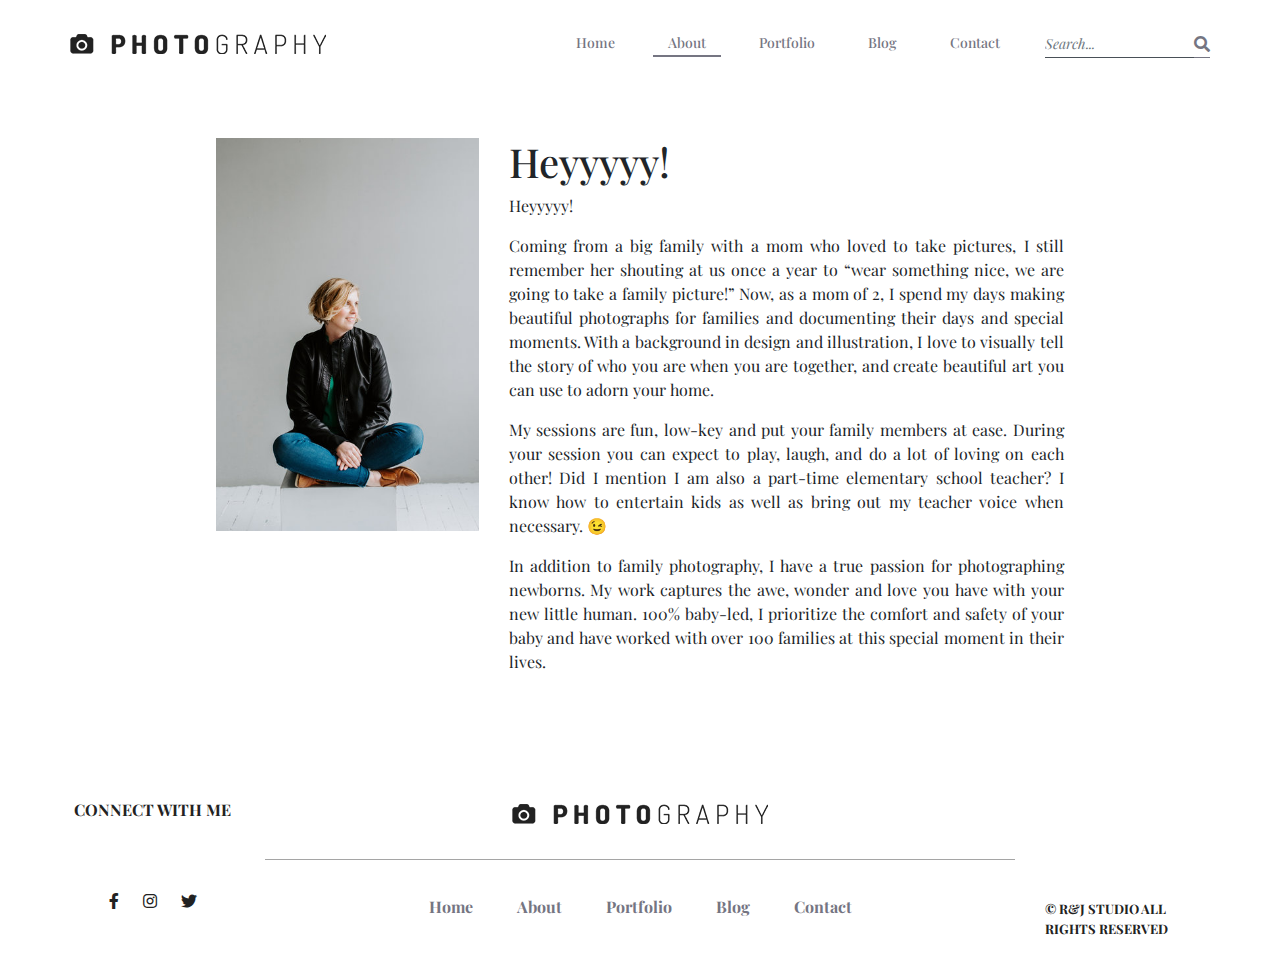
<file: about.html>
<!doctype html>
<html lang="en">

<head>
    <meta charset="utf-8">
    <meta name="viewport" content="width=device-width, initial-scale=1, shrink-to-fit=no, user-scalable=0">
    <meta name="description" content="">
    <meta name="author" content="">
    <link rel="icon" href="images/favicon.ico">

    <title>Home</title>

    <!-- Bootstrap core CSS -->
    <link href="css/bootstrap.min.css" rel="stylesheet">
    <link href="css/webslidemenu.css" rel="stylesheet">
    <link href="css/webslidemenu-effect.css" rel="stylesheet">
    <link href="css/slick.css" rel="stylesheet">
    <link href="css/slick-theme.css" rel="stylesheet">
    <link href="css/magiczoomplus.css" rel="stylesheet">

    <!-- Custom styles for this template -->
    <link href="css/style.css" rel="stylesheet">

    <!-- Custom Fonts -->
    <link href="css/fontawesome-all.min.css" rel="stylesheet" type="text/css">

    <!-- HTML5 Shim and Respond.js IE8 support of HTML5 elements and media queries -->
    <!-- WARNING: Respond.js doesn't work if you view the page via file:// -->
    <!--[if lt IE 9]>
        <script src="https://oss.maxcdn.com/libs/html5shiv/3.7.0/html5shiv.js"></script>
        <script src="https://oss.maxcdn.com/libs/respond.js/1.4.2/respond.min.js"></script>
    <![endif]-->
</head>

<body>
    <header>
        <div class="box-header">
            <div class="wsmobileheader clearfix ">
                <a id="wsnavtoggle" class="wsanimated-arrow"><span></span></a>
                <div class="block-logo text-center">
                    <img src="./images/logo@2x.png" alt="logo.png" class="img-fluid" />
                </div>
                <div class="wssearch clearfix">
                    <i class="fa fa-search"></i>
                    <i class="fa fa-times"></i>
                    <div class="wssearchform clearfix">
                        <form action="#" method="GET" autocomplete="off">
                            <div class="input-group"> <input type="text" class="form-control" name="q" value="" placeholder="Search...">
                                <div class="input-group-append"> <button class="btn btn-warning" type="submit"><i class="fas fa-search d-block"></i></button> </div>
                            </div>
                        </form>
                    </div>
                </div>
            </div>
            <div class="container">
                <div class="row">
                    <div class="col-xl-3 col-lg-3 col-md-12 col-sm-12">
                        <div class="block-header-logo">
                            <a href="index.html"><img src="./images/logo@2x.png" alt="logo" class="img-fluid"></a>
                        </div>
                    </div>
                    <div class="col-xl-7 col-lg-7 col-md-12 col-sm-12">
                        <div class="block-header-menu">
                            <div class="wsmainwp clearfix">
                                <nav class="wsmenu clearfix">
                                    <ul class="wsmenu-list">
                                        <li><a href="index.html">Home</a></li>
                                        <li><a href="about.html" class="active">About </a></li>
                                        <li><a href="portfolio.html">Portfolio</a></li>
                                        <li><a href="blog.html">Blog </a></li>
                                        <li><a href="contact.html">Contact</a></li>
                                    </ul>
                                </nav>
                            </div>
                        </div>
                    </div>
                    <div class="col-xl-2 col-lg-2 col-md-12 col-sm-12">
                        <div class="block-header-searchbox">
                            <div class="input-group">
                                <input type="text" class="form-control" placeholder="Search..." aria-label="Search" aria-describedby="button-addon2">
                                <div class="input-group-append">
                                    <button class="btn btn-dark" type="button" id="button-addon2"><i class="fas fa-search"></i></button>
                                </div>
                            </div>
                        </div>
                    </div>
                </div>
            </div>
        </div>
    </header>

    <article>
        <section>
            <div class="box-background">
                <div class="container">
                    <div class="block-background-inner">
                        <div class="row d-flex justify-content-center">
                            <div class="col-xl-3 col-lg-3 col-md-6 col-sm-12 ">
                                <div class="block-image">
                                    <a href="#"><img src="./images/background_about.jpg" alt="background image" class="img-fluid"></a>
                                </div>
                            </div>
                            <div class="col-xl-6 col-lg-6 col-md-6 col-sm-12 ">
                                <div class="block-content">
                                    <h1>
                                        Heyyyyy!
                                    </h1>
                                    <p>Heyyyyy!</p>
                                    <p>Coming from a big family with a mom who loved to take pictures, I still remember her shouting at us once a year to “wear something nice, we are going to take a family picture!” Now, as a mom of 2, I spend my days making
                                        beautiful photographs for families and documenting their days and special moments. With a background in design and illustration, I love to visually tell the story of who you are when you are together, and create
                                        beautiful art you can use to adorn your home.</p>
                                    <p>My sessions are fun, low-key and put your family members at ease. During your session you can expect to play, laugh, and do a lot of loving on each other! Did I mention I am also a part-time elementary school teacher?
                                        I know how to entertain kids as well as bring out my teacher voice when necessary. 😉 </p>
                                    <p>In addition to family photography, I have a true passion for photographing newborns. My work captures the awe, wonder and love you have with your new little human. 100% baby-led, I prioritize the comfort and safety
                                        of your baby and have worked with over 100 families at this special moment in their lives.</p>
                                </div>
                            </div>
                        </div>
                    </div>
                </div>
            </div>
        </section>

        <section>

        </section>


    </article>

    <footer>
        <div class="box-footer">
            <div class="container">
                <div class="row">
                    <div class="col-xl-2 col-lg-3 col-md-12 col-sm-12">
                        <div class="block-footer-title">
                            <h3>CONNECT WITH ME</h3>
                        </div>
                        <div class="block-footer-social">
                            <ul>
                                <li>
                                    <a href="#"><i class="fab fa-facebook-f"></i></a>
                                </li>
                                <li>
                                    <a href="#"><i class="fab fa-instagram"></i></a>
                                </li>
                                <li>
                                    <a href="#"><i class="fab fa-twitter"></i></a>
                                </li>
                            </ul>
                        </div>
                    </div>
                    <div class="col-xl-8 col-lg-6 col-md-12 col-sm-12">
                        <div class="block-footer-logo">
                            <a href="index.html"><img src="./images/logo@2x.png" alt="logo" class="img-fluid"></a>
                        </div>
                        <div class="block-footer-menu">
                            <ul>
                                <li>
                                    <a href="index.html" class="active">Home</a>
                                </li>
                                <li>
                                    <a href="about.html">About </a>
                                </li>
                                <li>
                                    <a href="portfolio.html">Portfolio</a>
                                </li>
                                <li>
                                    <a href="blog.html">Blog </a>
                                </li>
                                <li>
                                    <a href="contact.html">Contact</a>
                                </li>
                            </ul>
                        </div>
                    </div>
                    <div class="col-xl-2 col-lg-3 col-md-12 col-sm-12">
                        <div class="block-copyright">
                            <p>© R&J STUDIO ALL RIGHTS RESERVED</p>
                        </div>
                    </div>
                </div>
            </div>
        </div>
    </footer>
    <!-- Bootstrap core JavaScript -->
    <script src="js/jquery-3.3.1.slim.min.js "></script>
    <script src="js/isotope.pkgd.min.js "></script>
    <script src="js/isotope.pkgd.js "></script>
    <script src="js/isotope-docs.min.js "></script>
    <script src="js/popper.min.js "></script>
    <script src="js/bootstrap.min.js "></script>
    <script src="js/webslidemenu.js "></script>
    <script src="js/slick.min.js "></script>
    <script src="js/magiczoomplus.js "></script>
    <script src="js/site.js "></script>
</body>

</html>
</file>
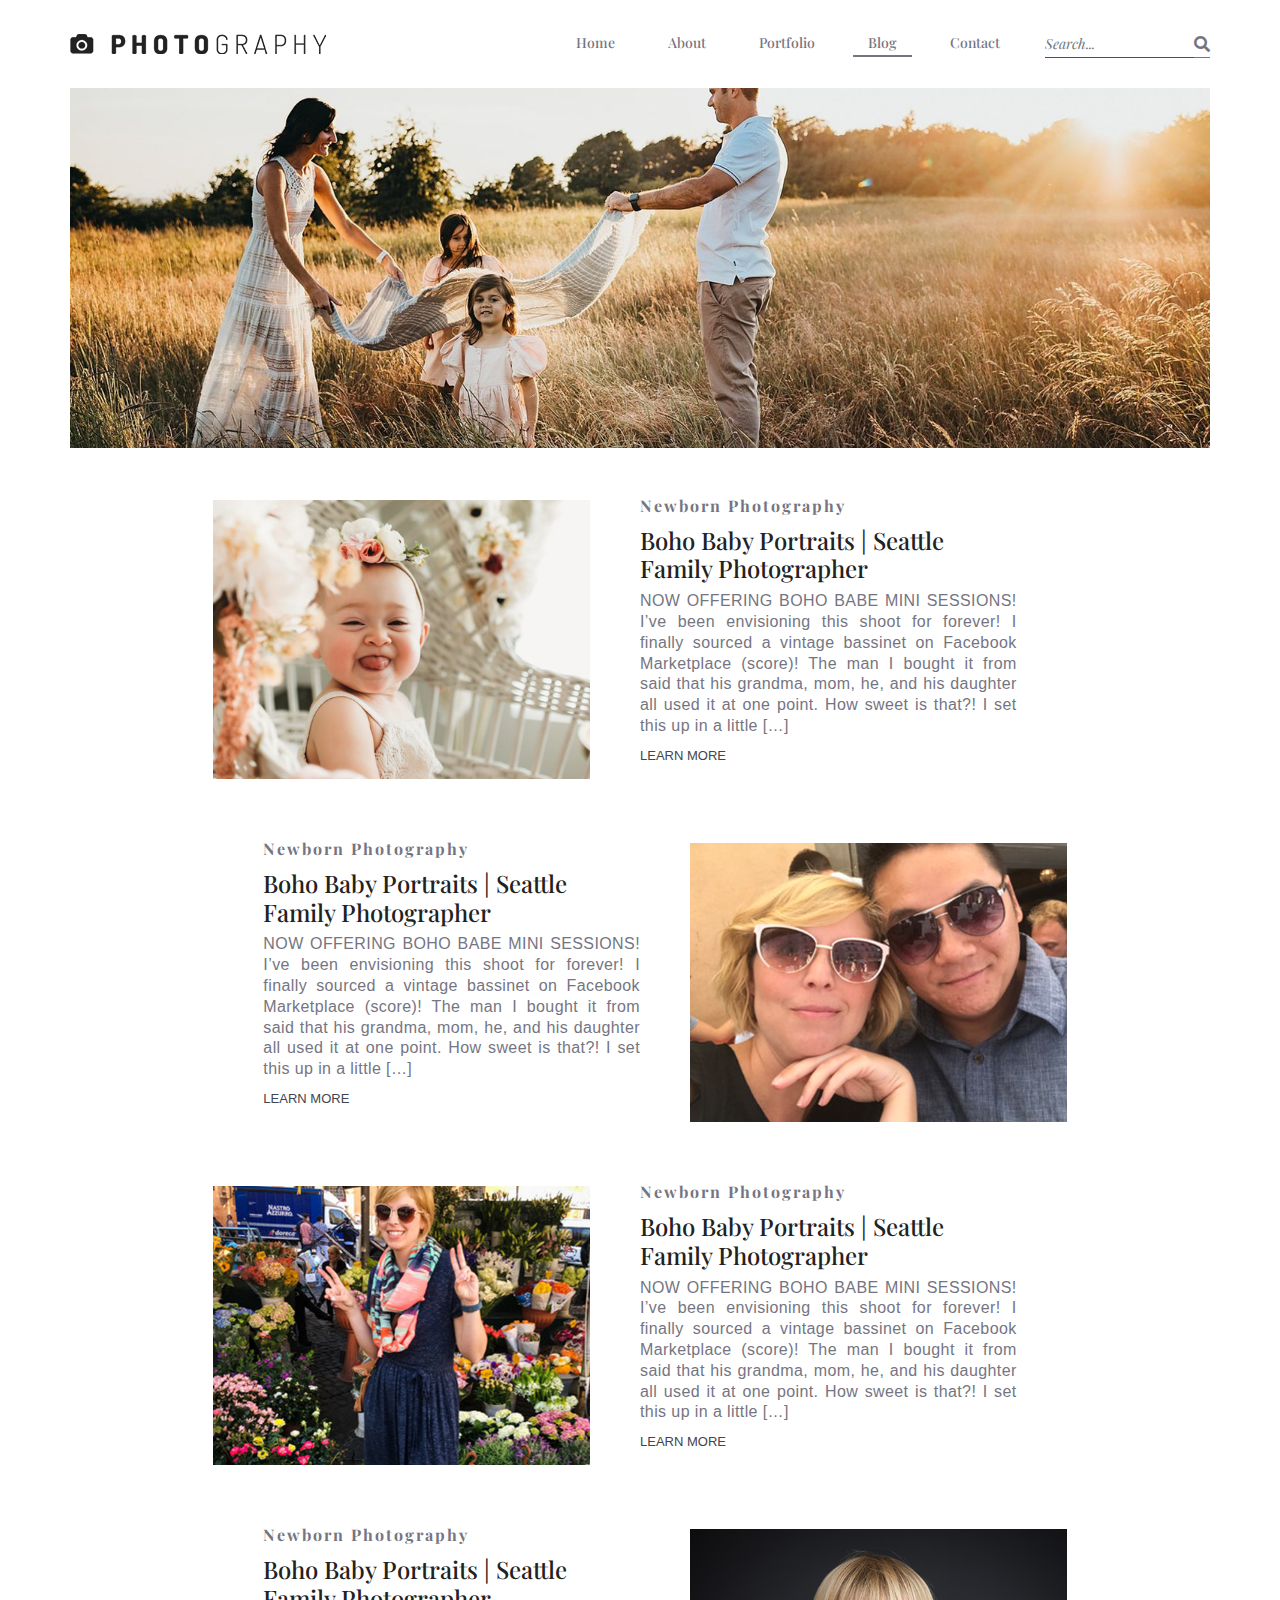
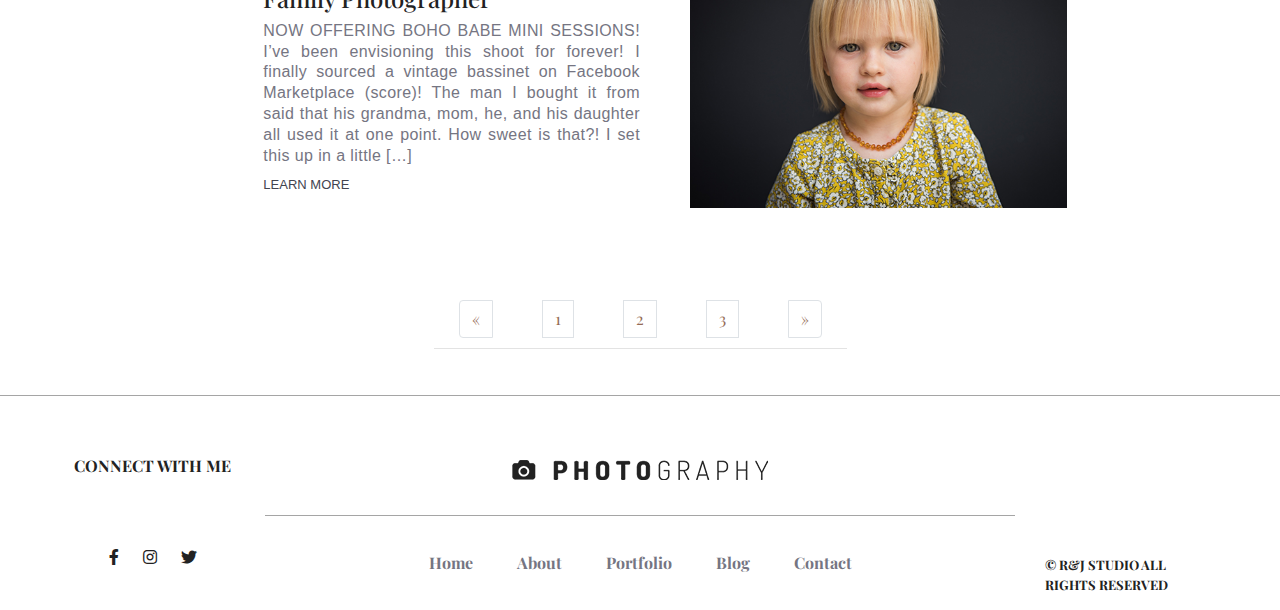
<file: blog.html>
<!doctype html>
<html lang="en">

<head>
    <meta charset="utf-8">
    <meta name="viewport" content="width=device-width, initial-scale=1, shrink-to-fit=no, user-scalable=0">
    <meta name="description" content="">
    <meta name="author" content="">
    <link rel="icon" href="images/favicon.ico">

    <title>Home</title>

    <!-- Bootstrap core CSS -->
    <link href="css/bootstrap.min.css" rel="stylesheet">
    <link href="css/webslidemenu.css" rel="stylesheet">
    <link href="css/webslidemenu-effect.css" rel="stylesheet">
    <link href="css/slick.css" rel="stylesheet">
    <link href="css/slick-theme.css" rel="stylesheet">
    <link href="css/magiczoomplus.css" rel="stylesheet">

    <!-- Custom styles for this template -->
    <link href="css/style.css" rel="stylesheet">

    <!-- Custom Fonts -->
    <link href="css/fontawesome-all.min.css" rel="stylesheet" type="text/css">

    <!-- HTML5 Shim and Respond.js IE8 support of HTML5 elements and media queries -->
    <!-- WARNING: Respond.js doesn't work if you view the page via file:// -->
    <!--[if lt IE 9]>
        <script src="https://oss.maxcdn.com/libs/html5shiv/3.7.0/html5shiv.js"></script>
        <script src="https://oss.maxcdn.com/libs/respond.js/1.4.2/respond.min.js"></script>
    <![endif]-->
</head>

<body>
    <header>
        <div class="box-header">
            <div class="wsmobileheader clearfix ">
                <a id="wsnavtoggle" class="wsanimated-arrow"><span></span></a>
                <div class="block-logo text-center">
                    <img src="./images/logo@2x.png" alt="logo.png" class="img-fluid" />
                </div>
                <div class="wssearch clearfix">
                    <i class="fa fa-search"></i>
                    <i class="fa fa-times"></i>
                    <div class="wssearchform clearfix">
                        <form action="#" method="GET" autocomplete="off">
                            <div class="input-group"> <input type="text" class="form-control" name="q" value="" placeholder="Search...">
                                <div class="input-group-append"> <button class="btn btn-warning" type="submit"><i class="fas fa-search d-block"></i></button> </div>
                            </div>
                        </form>
                    </div>
                </div>
            </div>
            <div class="container">
                <div class="row">
                    <div class="col-xl-3 col-lg-3 col-md-12 col-sm-12">
                        <div class="block-header-logo">
                            <a href="index.html"><img src="./images/logo@2x.png" alt="logo" class="img-fluid"></a>
                        </div>
                    </div>
                    <div class="col-xl-7 col-lg-7 col-md-12 col-sm-12">
                        <div class="block-header-menu">
                            <div class="wsmainwp clearfix">
                                <nav class="wsmenu clearfix">
                                    <ul class="wsmenu-list">
                                        <li><a href="index.html">Home</a></li>
                                        <li><a href="about.html">About </a></li>
                                        <li><a href="portfolio.html">Portfolio</a></li>
                                        <li><a href="blog.html" class="active">Blog </a></li>
                                        <li><a href="contact.html">Contact</a></li>
                                    </ul>
                                </nav>
                            </div>
                        </div>
                    </div>
                    <div class="col-xl-2 col-lg-2 col-md-12 col-sm-12">
                        <div class="block-header-searchbox">
                            <div class="input-group">
                                <input type="text" class="form-control" placeholder="Search..." aria-label="Search" aria-describedby="button-addon2">
                                <div class="input-group-append">
                                    <button class="btn btn-dark" type="button" id="button-addon2"><i class="fas fa-search"></i></button>
                                </div>
                            </div>
                        </div>
                    </div>
                </div>
            </div>
        </div>
    </header>

    <article>
        <section>
            <div class="box-banner-blog">
                <div class="container">
                    <div class="block-image">
                        <a href="#"><img src="./images/background-blog.png" alt="background-blog" class="img-fluid"></a>
                    </div>
                </div>
            </div>
        </section>
        <section>
            <div class="box-warpper-posts">
                <div class="container">
                    <div class="post-item">
                        <div class="block-image">
                            <a href="details-news.html"><img src="./images/item1-blog.png" alt="blog" class="img-fluid"></a>
                        </div>
                        <div class="block-content">
                            <h3><a href="details-news.html">Newborn Photography</a></h3>
                            <h1><a href="details-news.html">Boho Baby Portraits | Seattle Family Photographer</a></h1>
                            <p>NOW OFFERING BOHO BABE MINI SESSIONS! I’ve been envisioning this shoot for forever! I finally sourced a vintage bassinet on Facebook Marketplace (score)! The man I bought it from said that his grandma, mom, he, and his daughter
                                all used it at one point. How sweet is that?! I set this up in a little […]</p>
                            <div class="block-more">
                                <a href="details-news.html">LEARN MORE</a>
                            </div>
                        </div>
                    </div>
                    <div class="post-item">
                        <div class="block-image">
                            <a href="#"><img src="./images/item2-blog.png" alt="blog" class="img-fluid"></a>
                        </div>
                        <div class="block-content">
                            <h3><a href="#">Newborn Photography</a></h3>
                            <h1><a href="#">Boho Baby Portraits | Seattle Family Photographer</a></h1>
                            <p>NOW OFFERING BOHO BABE MINI SESSIONS! I’ve been envisioning this shoot for forever! I finally sourced a vintage bassinet on Facebook Marketplace (score)! The man I bought it from said that his grandma, mom, he, and his daughter
                                all used it at one point. How sweet is that?! I set this up in a little […]</p>
                            <div class="block-more">
                                <a href="#">LEARN MORE</a>
                            </div>
                        </div>
                    </div>

                    <div class="post-item">
                        <div class="block-image">
                            <a href="#"><img src="./images/item3-blog.png" alt="blog" class="img-fluid"></a>
                        </div>
                        <div class="block-content">
                            <h3><a href="#">Newborn Photography</a></h3>
                            <h1><a href="#">Boho Baby Portraits | Seattle Family Photographer</a></h1>
                            <p>NOW OFFERING BOHO BABE MINI SESSIONS! I’ve been envisioning this shoot for forever! I finally sourced a vintage bassinet on Facebook Marketplace (score)! The man I bought it from said that his grandma, mom, he, and his daughter
                                all used it at one point. How sweet is that?! I set this up in a little […]</p>
                            <div class="block-more">
                                <a href="#">LEARN MORE</a>
                            </div>
                        </div>
                    </div>

                    <div class="post-item">
                        <div class="block-image">
                            <a href="#"><img src="./images/item4-blog.png" alt="blog" class="img-fluid"></a>
                        </div>
                        <div class="block-content">
                            <h3><a href="#">Newborn Photography</a></h3>
                            <h1><a href="#">Boho Baby Portraits | Seattle Family Photographer</a></h1>
                            <p>NOW OFFERING BOHO BABE MINI SESSIONS! I’ve been envisioning this shoot for forever! I finally sourced a vintage bassinet on Facebook Marketplace (score)! The man I bought it from said that his grandma, mom, he, and his daughter
                                all used it at one point. How sweet is that?! I set this up in a little […]</p>
                            <div class="block-more">
                                <a href="#">LEARN MORE</a>
                            </div>
                        </div>
                    </div>
                    <div class="box-pagination">
                        <nav aria-label="Page navigation example">
                            <ul class="pagination">
                                <li class="page-item">
                                    <a class="page-link" href="#" aria-label="Previous">
                                        <span aria-hidden="true">&laquo;</span>
                                    </a>
                                </li>
                                <li class="page-item"><a class="page-link" href="#">1</a></li>
                                <li class="page-item"><a class="page-link" href="#">2</a></li>
                                <li class="page-item"><a class="page-link" href="#">3</a></li>
                                <li class="page-item">
                                    <a class="page-link" href="#" aria-label="Next">
                                        <span aria-hidden="true">&raquo;</span>
                                    </a>
                                </li>
                            </ul>
                        </nav>
                    </div>
                </div>

            </div>

        </section>

    </article>

    <footer>
        <div class="box-footer">
            <div class="container">
                <div class="row">
                    <div class="col-xl-2 col-lg-3 col-md-12 col-sm-12">
                        <div class="block-footer-title">
                            <h3>CONNECT WITH ME</h3>
                        </div>
                        <div class="block-footer-social">
                            <ul>
                                <li>
                                    <a href="#"><i class="fab fa-facebook-f"></i></a>
                                </li>
                                <li>
                                    <a href="#"><i class="fab fa-instagram"></i></a>
                                </li>
                                <li>
                                    <a href="#"><i class="fab fa-twitter"></i></a>
                                </li>
                            </ul>
                        </div>
                    </div>
                    <div class="col-xl-8 col-lg-6 col-md-12 col-sm-12">
                        <div class="block-footer-logo">
                            <a href="index.html"><img src="./images/logo@2x.png" alt="logo" class="img-fluid"></a>
                        </div>
                        <div class="block-footer-menu">
                            <ul>
                                <li>
                                    <a href="index.html" class="active">Home</a>
                                </li>
                                <li>
                                    <a href="about.html">About </a>
                                </li>
                                <li>
                                    <a href="portfolio.html">Portfolio</a>
                                </li>
                                <li>
                                    <a href="blog.html">Blog </a>
                                </li>
                                <li>
                                    <a href="contact.html">Contact</a>
                                </li>
                            </ul>
                        </div>
                    </div>
                    <div class="col-xl-2 col-lg-3 col-md-12 col-sm-12">
                        <div class="block-copyright">
                            <p>© R&J STUDIO ALL RIGHTS RESERVED</p>
                        </div>
                    </div>
                </div>
            </div>
        </div>
    </footer>

    <!-- Bootstrap core JavaScript -->
    <script src="js/jquery-3.3.1.slim.min.js "></script>
    <script src="js/isotope.pkgd.min.js "></script>
    <script src="js/isotope.pkgd.js "></script>
    <script src="js/isotope-docs.min.js "></script>
    <script src="js/popper.min.js "></script>
    <script src="js/bootstrap.min.js "></script>
    <script src="js/webslidemenu.js "></script>
    <script src="js/slick.min.js "></script>
    <script src="js/magiczoomplus.js "></script>
    <script src="js/site.js "></script>
</body>

</html>
</file>
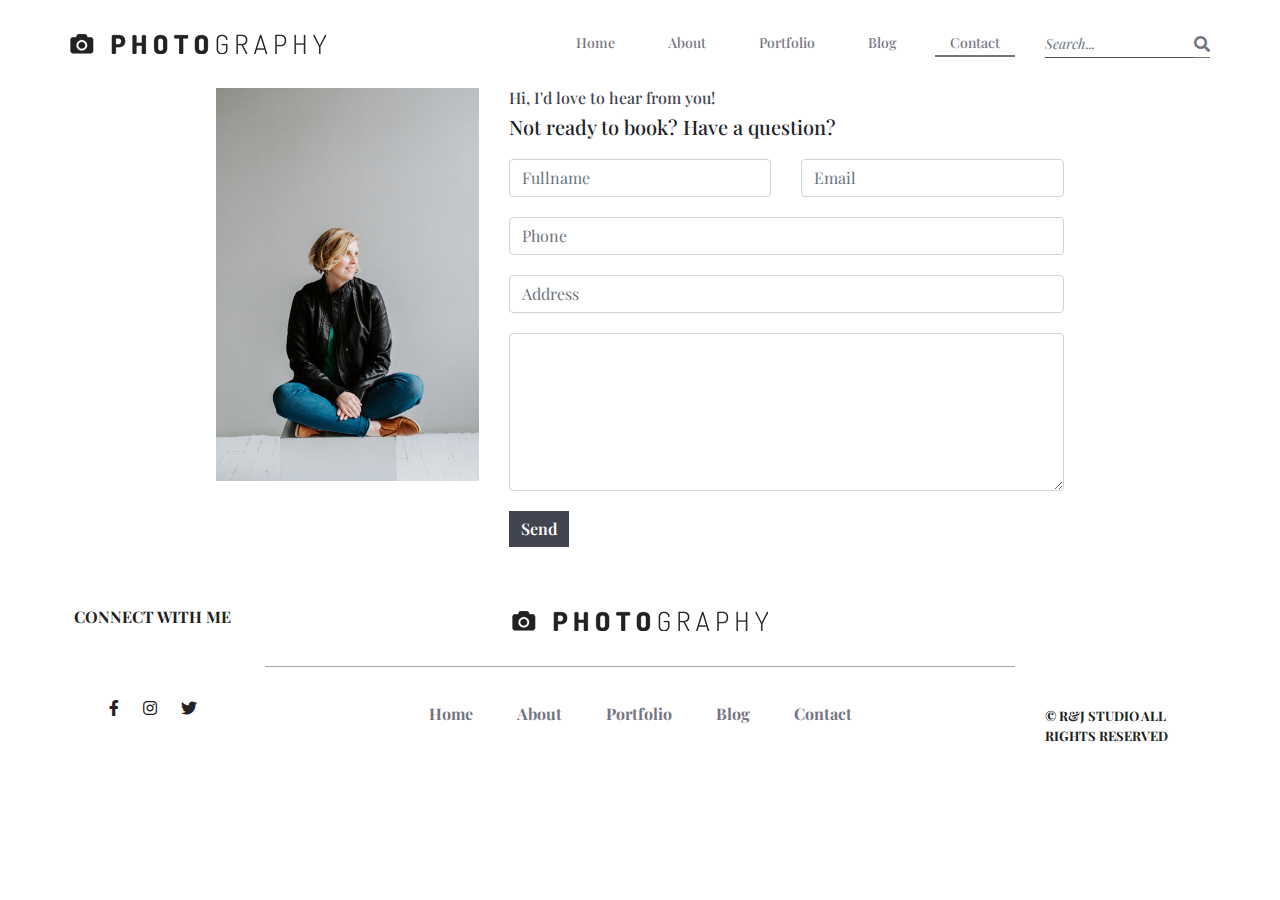
<file: contact.html>
<!doctype html>
<html lang="en">

<head>
    <meta charset="utf-8">
    <meta name="viewport" content="width=device-width, initial-scale=1, shrink-to-fit=no, user-scalable=0">
    <meta name="description" content="">
    <meta name="author" content="">
    <link rel="icon" href="images/favicon.ico">

    <title>Home</title>

    <!-- Bootstrap core CSS -->
    <link href="css/bootstrap.min.css" rel="stylesheet">
    <link href="css/webslidemenu.css" rel="stylesheet">
    <link href="css/webslidemenu-effect.css" rel="stylesheet">
    <link href="css/slick.css" rel="stylesheet">
    <link href="css/slick-theme.css" rel="stylesheet">
    <link href="css/magiczoomplus.css" rel="stylesheet">
    <link href="css/jquery.fancybox.min.css" rel="stylesheet">

    <!-- Custom styles for this template -->
    <link href="css/style.css" rel="stylesheet">

    <!-- Custom Fonts -->
    <link href="css/fontawesome-all.min.css" rel="stylesheet" type="text/css">

    <!-- HTML5 Shim and Respond.js IE8 support of HTML5 elements and media queries -->
    <!-- WARNING: Respond.js doesn't work if you view the page via file:// -->
    <!--[if lt IE 9]>
        <script src="https://oss.maxcdn.com/libs/html5shiv/3.7.0/html5shiv.js"></script>
        <script src="https://oss.maxcdn.com/libs/respond.js/1.4.2/respond.min.js"></script>
    <![endif]-->
</head>

<body>
    <header>
        <div class="box-header">
            <div class="wsmobileheader clearfix ">
                <a id="wsnavtoggle" class="wsanimated-arrow"><span></span></a>
                <div class="block-logo text-center">
                    <img src="./images/logo@2x.png" alt="logo.png" class="img-fluid" />
                </div>
                <div class="wssearch clearfix">
                    <i class="fa fa-search"></i>
                    <i class="fa fa-times"></i>
                    <div class="wssearchform clearfix">
                        <form action="#" method="GET" autocomplete="off">
                            <div class="input-group"> <input type="text" class="form-control" name="q" value="" placeholder="Search...">
                                <div class="input-group-append"> <button class="btn btn-warning" type="submit"><i class="fas fa-search d-block"></i></button> </div>
                            </div>
                        </form>
                    </div>
                </div>
            </div>
            <div class="container">
                <div class="row">
                    <div class="col-xl-3 col-lg-3 col-md-12 col-sm-12">
                        <div class="block-header-logo">
                            <a href="index.html"><img src="./images/logo@2x.png" alt="logo" class="img-fluid"></a>
                        </div>
                    </div>
                    <div class="col-xl-7 col-lg-7 col-md-12 col-sm-12">
                        <div class="block-header-menu">
                            <div class="wsmainwp clearfix">
                                <nav class="wsmenu clearfix">
                                    <ul class="wsmenu-list">
                                        <li><a href="index.html">Home</a></li>
                                        <li><a href="about.html">About </a></li>
                                        <li><a href="portfolio.html">Portfolio</a></li>
                                        <li><a href="blog.html">Blog </a></li>
                                        <li><a href="contact.html" class="active">Contact</a></li>
                                    </ul>
                                </nav>
                            </div>
                        </div>
                    </div>
                    <div class=" col-xl-2 col-lg-2 col-md-12 col-sm-12 ">
                        <div class="block-header-searchbox ">
                            <div class="input-group ">
                                <input type="text " class="form-control " placeholder="Search... " aria-label="Search " aria-describedby="button-addon2 ">
                                <div class="input-group-append ">
                                    <button class="btn btn-dark " type="button " id="button-addon2 "><i class="fas fa-search "></i></button>
                                </div>
                            </div>
                        </div>
                    </div>
                </div>
            </div>
        </div>
    </header>

    <article>
        <section>
            <div class="box-warpper-contact">
                <div class="container">
                    <div class="row d-flex justify-content-center">
                        <div class="col-xl-3 col-lg-3 col-md-6 col-sm-12 ">
                            <div class="block-image">
                                <a href="#"><img src="./images/background_about.jpg" alt="background image" class="img-fluid"></a>
                            </div>
                        </div>
                        <div class="col-xl-6 col-lg-6 col-md-6 col-sm-12 ">
                            <div class="block-content">
                                <h3>Hi, I'd love to hear from you!</h3>
                                <h2>Not ready to book? Have a question?</h2>

                                <form action="#">
                                    <div class="row">
                                        <div class="col-xl-6 col-lg-6 col-md-12 col-sm-12 mr-23">
                                            <input type="text" class="input-md form-control" name="fullname" placeholder="Fullname">
                                        </div>
                                        <div class="col-xl-6 col-lg-6 col-md-12 col-sm-12 mr-23">
                                            <input type="email" class="input-md form-control" name="email" placeholder="Email">
                                        </div>
                                    </div>
                                    <div class="mr-23">
                                        <input type="number" class="input-md form-control" name="phone" placeholder="Phone">
                                    </div>
                                    <div class="mr-23">
                                        <input type="text" class="input-md form-control" name="address" placeholder="Address">
                                    </div>
                                    <div class="mr-23">
                                        <textarea name="content" class="input-md form-control" rows="6" placeholder=" " maxlength="1000"></textarea>
                                    </div>
                                    <button type="submit" class="alt btn btn-success">Send</button>
                                </form>
                            </div>
                        </div>
                    </div>
                </div>
            </div>

        </section>
    </article>

    <footer>
        <div class="box-footer ">
            <div class="container ">
                <div class="row ">
                    <div class="col-xl-2 col-lg-3 col-md-12 col-sm-12 ">
                        <div class="block-footer-title ">
                            <h3>CONNECT WITH ME</h3>
                        </div>
                        <div class="block-footer-social ">
                            <ul>
                                <li>
                                    <a href="# "><i class="fab fa-facebook-f "></i></a>
                                </li>
                                <li>
                                    <a href="# "><i class="fab fa-instagram "></i></a>
                                </li>
                                <li>
                                    <a href="# "><i class="fab fa-twitter "></i></a>
                                </li>
                            </ul>
                        </div>
                    </div>
                    <div class="col-xl-8 col-lg-6 col-md-12 col-sm-12 ">
                        <div class="block-footer-logo ">
                            <a href="index.html "><img src="./images/logo@2x.png " alt="logo " class="img-fluid "></a>
                        </div>
                        <div class="block-footer-menu ">
                            <ul>
                                <li>
                                    <a href="index.html " class="active ">Home</a>
                                </li>
                                <li>
                                    <a href="about.html ">About </a>
                                </li>
                                <li>
                                    <a href="portfolio.html ">Portfolio</a>
                                </li>
                                <li>
                                    <a href="blog.html ">Blog </a>
                                </li>
                                <li>
                                    <a href="contact.html ">Contact</a>
                                </li>
                            </ul>
                        </div>
                    </div>
                    <div class="col-xl-2 col-lg-3 col-md-12 col-sm-12 ">
                        <div class="block-copyright ">
                            <p>© R&J STUDIO ALL RIGHTS RESERVED</p>
                        </div>
                    </div>
                </div>
            </div>
        </div>
    </footer>

    <!-- Bootstrap core JavaScript -->
    <script src="js/jquery-3.3.1.slim.min.js "></script>
    <script src="js/isotope.pkgd.min.js "></script>
    <script src="js/isotope.pkgd.js "></script>
    <script src="js/isotope-docs.min.js "></script>
    <script src="js/popper.min.js "></script>
    <script src="js/bootstrap.min.js "></script>
    <script src="js/webslidemenu.js "></script>
    <script src="js/slick.min.js "></script>
    <script src="js/magiczoomplus.js "></script>
    <script src="js/jquery.fancybox.min.js "></script>
    <script src="js/site.js "></script>
</body>

</html>
</file>
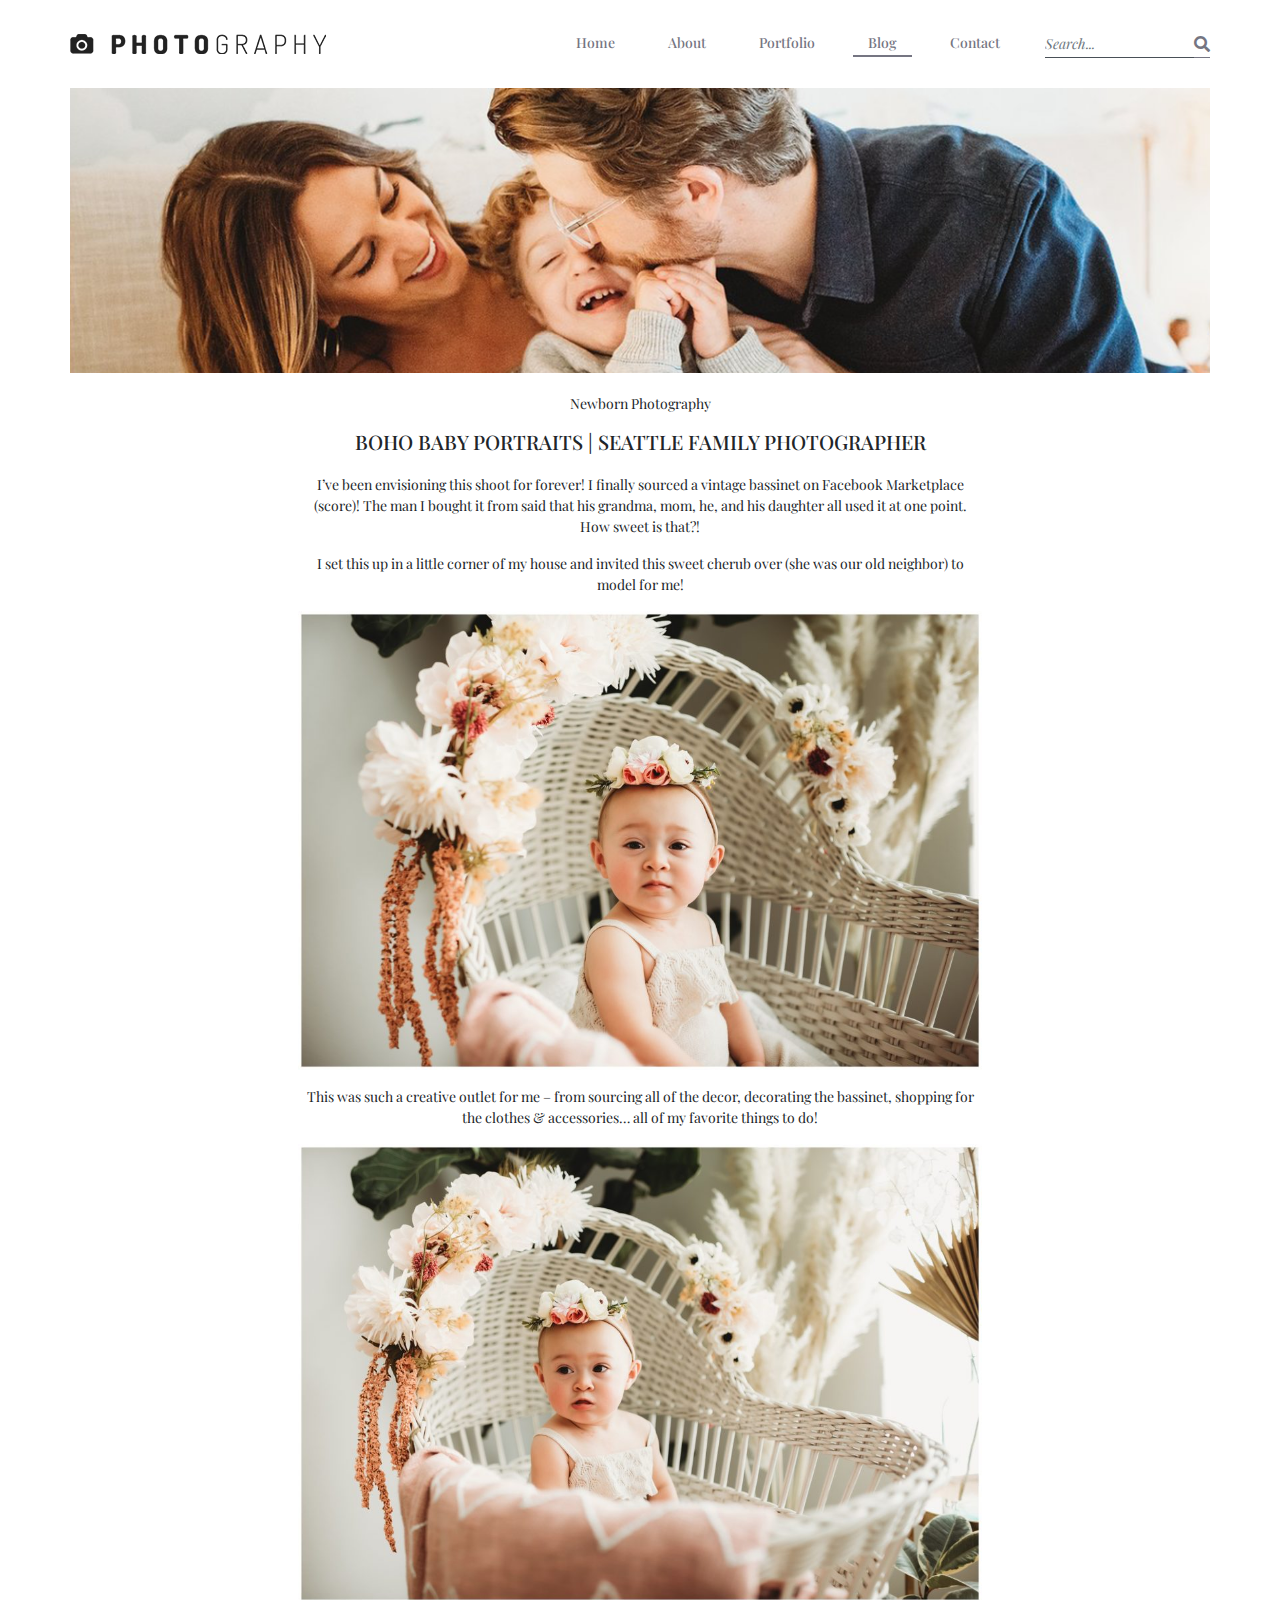
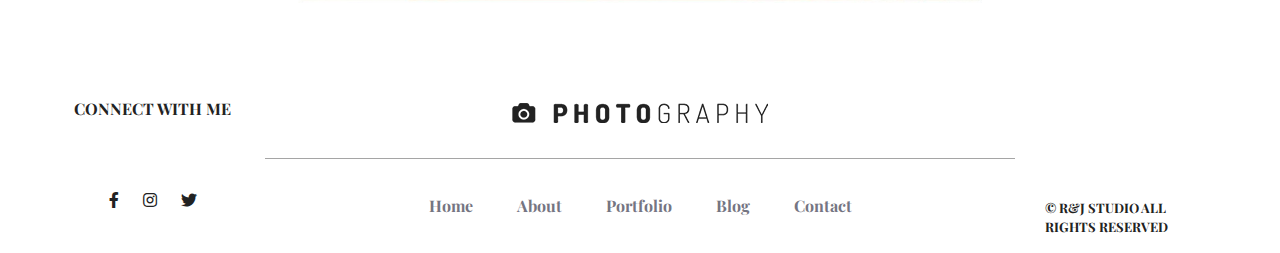
<file: details-news.html>
<!doctype html>
<html lang="en">

<head>
    <meta charset="utf-8">
    <meta name="viewport" content="width=device-width, initial-scale=1, shrink-to-fit=no, user-scalable=0">
    <meta name="description" content="">
    <meta name="author" content="">
    <link rel="icon" href="images/favicon.ico">

    <title>Home</title>

    <!-- Bootstrap core CSS -->
    <link href="css/bootstrap.min.css" rel="stylesheet">
    <link href="css/webslidemenu.css" rel="stylesheet">
    <link href="css/webslidemenu-effect.css" rel="stylesheet">
    <link href="css/slick.css" rel="stylesheet">
    <link href="css/slick-theme.css" rel="stylesheet">
    <link href="css/magiczoomplus.css" rel="stylesheet">

    <!-- Custom styles for this template -->
    <link href="css/style.css" rel="stylesheet">

    <!-- Custom Fonts -->
    <link href="css/fontawesome-all.min.css" rel="stylesheet" type="text/css">

    <!-- HTML5 Shim and Respond.js IE8 support of HTML5 elements and media queries -->
    <!-- WARNING: Respond.js doesn't work if you view the page via file:// -->
    <!--[if lt IE 9]>
        <script src="https://oss.maxcdn.com/libs/html5shiv/3.7.0/html5shiv.js"></script>
        <script src="https://oss.maxcdn.com/libs/respond.js/1.4.2/respond.min.js"></script>
    <![endif]-->
</head>

<body>
    <header>
        <div class="box-header">
            <div class="wsmobileheader clearfix ">
                <a id="wsnavtoggle" class="wsanimated-arrow"><span></span></a>
                <div class="block-logo text-center">
                    <img src="./images/logo@2x.png" alt="logo.png" class="img-fluid" />
                </div>
                <div class="wssearch clearfix">
                    <i class="fa fa-search"></i>
                    <i class="fa fa-times"></i>
                    <div class="wssearchform clearfix">
                        <form action="#" method="GET" autocomplete="off">
                            <div class="input-group"> <input type="text" class="form-control" name="q" value="" placeholder="Search...">
                                <div class="input-group-append"> <button class="btn btn-warning" type="submit"><i class="fas fa-search d-block"></i></button> </div>
                            </div>
                        </form>
                    </div>
                </div>
            </div>
            <div class="container">
                <div class="row">
                    <div class="col-xl-3 col-lg-3 col-md-12 col-sm-12">
                        <div class="block-header-logo">
                            <a href="index.html"><img src="./images/logo@2x.png" alt="logo" class="img-fluid"></a>
                        </div>
                    </div>
                    <div class="col-xl-7 col-lg-7 col-md-12 col-sm-12">
                        <div class="block-header-menu">
                            <div class="wsmainwp clearfix">
                                <nav class="wsmenu clearfix">
                                    <ul class="wsmenu-list">
                                        <li><a href="index.html">Home</a></li>
                                        <li><a href="about.html">About </a></li>
                                        <li><a href="portfolio.html">Portfolio</a></li>
                                        <li><a href="blog.html" class="active">Blog </a></li>
                                        <li><a href="contact.html">Contact</a></li>
                                    </ul>
                                </nav>
                            </div>
                        </div>
                    </div>
                    <div class="col-xl-2 col-lg-2 col-md-12 col-sm-12">
                        <div class="block-header-searchbox">
                            <div class="input-group">
                                <input type="text" class="form-control" placeholder="Search..." aria-label="Search" aria-describedby="button-addon2">
                                <div class="input-group-append">
                                    <button class="btn btn-dark" type="button" id="button-addon2"><i class="fas fa-search"></i></button>
                                </div>
                            </div>
                        </div>
                    </div>
                </div>
            </div>
        </div>
    </header>

    <article>
        <section>
            <div class="box-banner-details">
                <div class="container">
                    <div class="block-image">
                        <a href="#"><img src="./images/banner_details_new.png" alt="background-blog" class="img-fluid"></a>
                    </div>
                    <div class="block-content">
                        <p>Newborn Photography</p>
                        <h3>BOHO BABY PORTRAITS | SEATTLE FAMILY PHOTOGRAPHER</h3>
                        <p>I’ve been envisioning this shoot for forever! I finally sourced a vintage bassinet on Facebook Marketplace (score)! The man I bought it from said that his grandma, mom, he, and his daughter all used it at one point. How sweet is
                            that?!
                        </p>
                        <p>I set this up in a little corner of my house and invited this sweet cherub over (she was our old neighbor) to model for me!</p>
                        <p><img src="./images/image_01.jpg" alt="blog1" class="img-fluid"></p>
                        <p>This was such a creative outlet for me – from sourcing all of the decor, decorating the bassinet, shopping for the clothes &amp; accessories… all of my favorite things to do!</p>
                        <p><img src="./images/image_02.jpg" alt="blog2" class="img-fluid"></p>
                    </div>
                </div>
            </div>
        </section>


    </article>

    <footer>
        <div class="box-footer">
            <div class="container">
                <div class="row">
                    <div class="col-xl-2 col-lg-3 col-md-12 col-sm-12">
                        <div class="block-footer-title">
                            <h3>CONNECT WITH ME</h3>
                        </div>
                        <div class="block-footer-social">
                            <ul>
                                <li>
                                    <a href="#"><i class="fab fa-facebook-f"></i></a>
                                </li>
                                <li>
                                    <a href="#"><i class="fab fa-instagram"></i></a>
                                </li>
                                <li>
                                    <a href="#"><i class="fab fa-twitter"></i></a>
                                </li>
                            </ul>
                        </div>
                    </div>
                    <div class="col-xl-8 col-lg-6 col-md-12 col-sm-12">
                        <div class="block-footer-logo">
                            <a href="index.html"><img src="./images/logo@2x.png" alt="logo" class="img-fluid"></a>
                        </div>
                        <div class="block-footer-menu">
                            <ul>
                                <li>
                                    <a href="index.html" class="active">Home</a>
                                </li>
                                <li>
                                    <a href="about.html">About </a>
                                </li>
                                <li>
                                    <a href="portfolio.html">Portfolio</a>
                                </li>
                                <li>
                                    <a href="blog.html">Blog </a>
                                </li>
                                <li>
                                    <a href="contact.html">Contact</a>
                                </li>
                            </ul>
                        </div>
                    </div>
                    <div class="col-xl-2 col-lg-3 col-md-12 col-sm-12">
                        <div class="block-copyright">
                            <p>© R&J STUDIO ALL RIGHTS RESERVED</p>
                        </div>
                    </div>
                </div>
            </div>
        </div>
    </footer>

    <!-- Bootstrap core JavaScript -->
    <script src="js/jquery-3.3.1.slim.min.js "></script>
    <script src="js/isotope.pkgd.min.js "></script>
    <script src="js/isotope.pkgd.js "></script>
    <script src="js/isotope-docs.min.js "></script>
    <script src="js/popper.min.js "></script>
    <script src="js/bootstrap.min.js "></script>
    <script src="js/webslidemenu.js "></script>
    <script src="js/slick.min.js "></script>
    <script src="js/magiczoomplus.js "></script>
    <script src="js/site.js "></script>
</body>

</html>
</file>
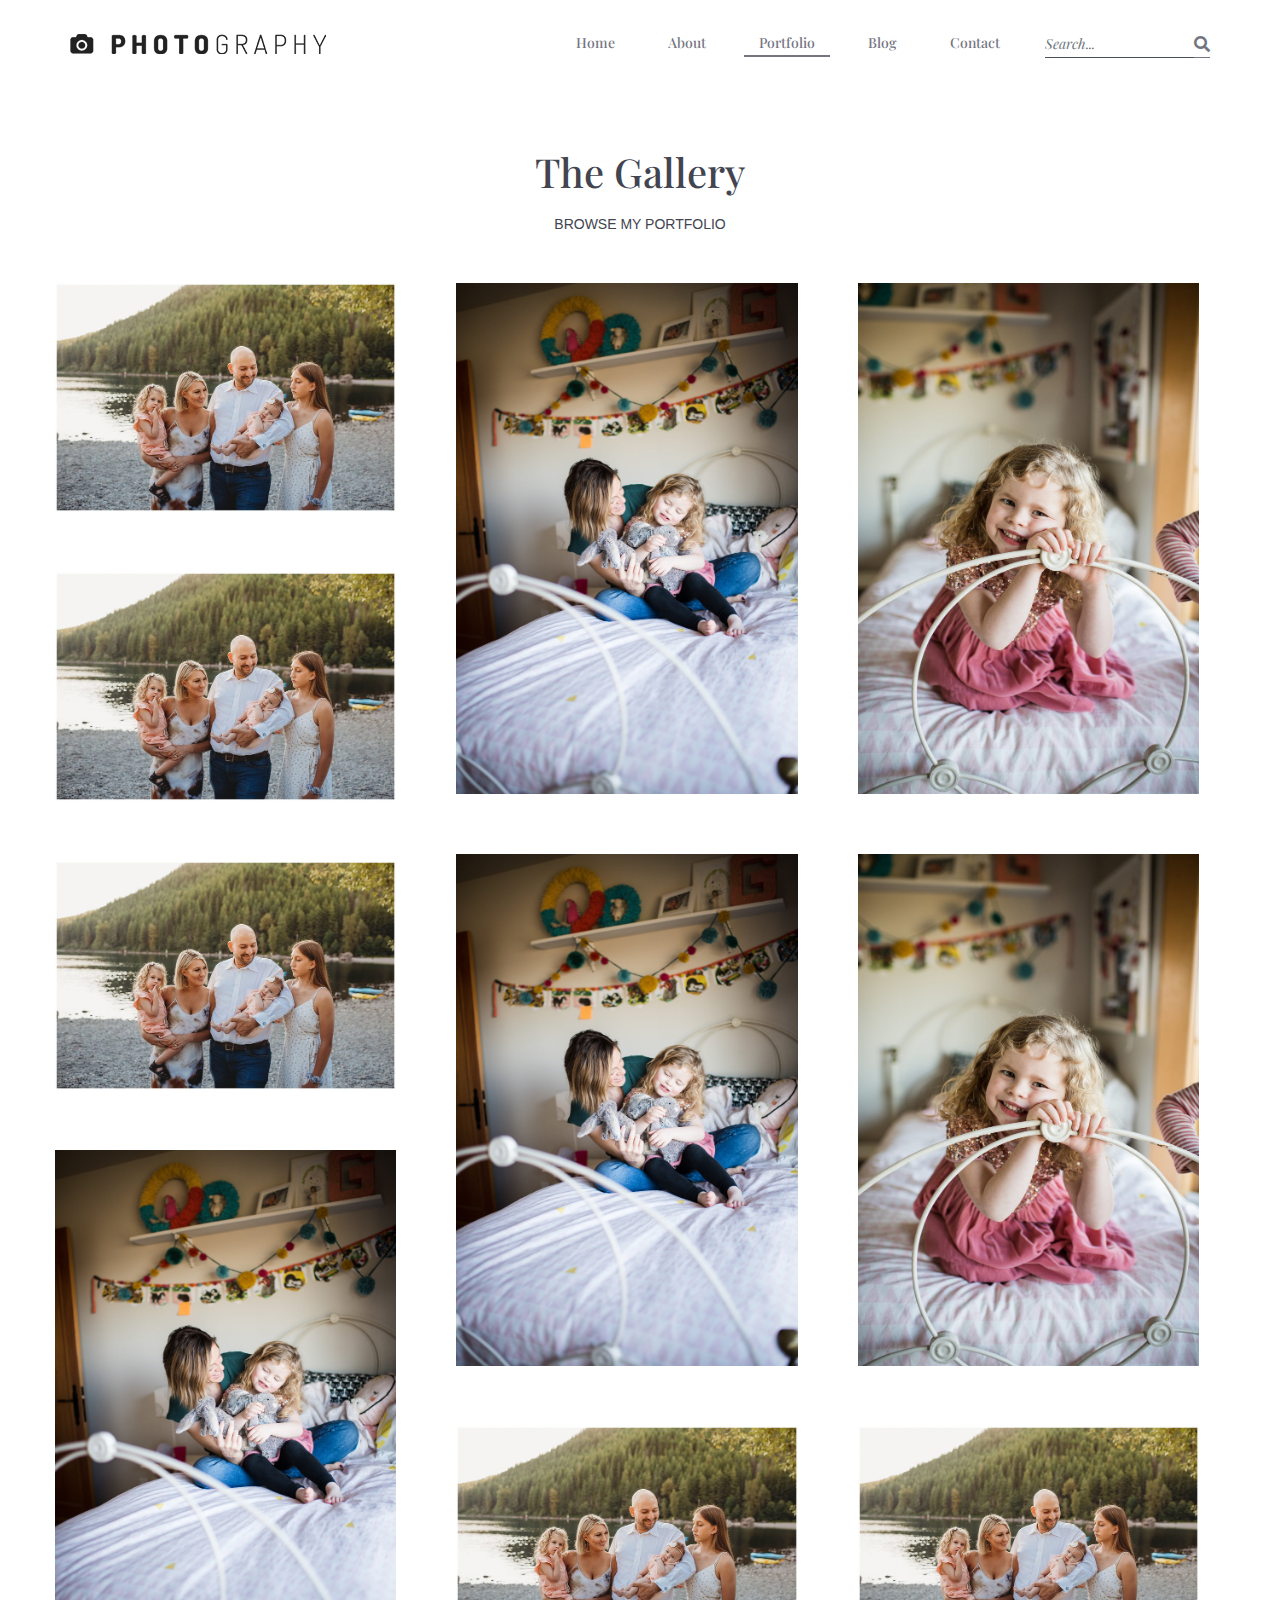
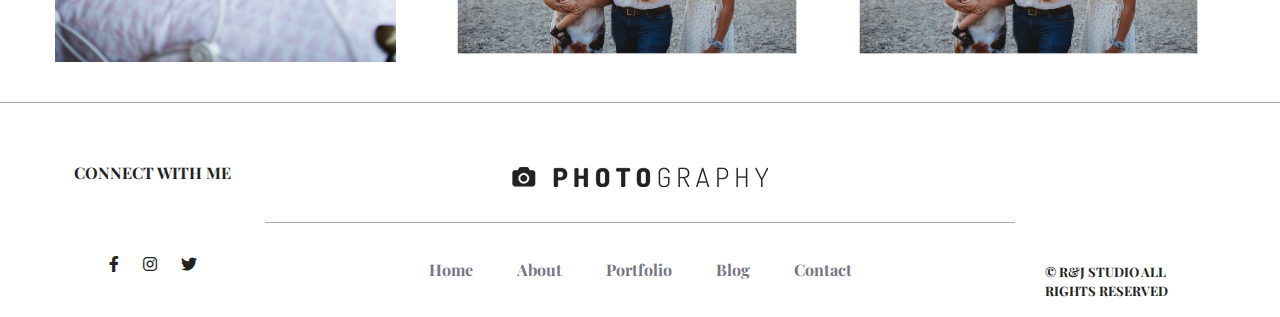
<file: details-porfolio.html>
<!doctype html>
<html lang="en">

<head>
    <meta charset="utf-8">
    <meta name="viewport" content="width=device-width, initial-scale=1, shrink-to-fit=no, user-scalable=0">
    <meta name="description" content="">
    <meta name="author" content="">
    <link rel="icon" href="images/favicon.ico">

    <title>Home</title>

    <!-- Bootstrap core CSS -->
    <link href="css/bootstrap.min.css" rel="stylesheet">
    <link href="css/webslidemenu.css" rel="stylesheet">
    <link href="css/webslidemenu-effect.css" rel="stylesheet">
    <link href="css/slick.css" rel="stylesheet">
    <link href="css/slick-theme.css" rel="stylesheet">
    <link href="css/magiczoomplus.css" rel="stylesheet">
    <link href="css/jquery.fancybox.min.css" rel="stylesheet">

    <!-- Custom styles for this template -->
    <link href="css/style.css" rel="stylesheet">

    <!-- Custom Fonts -->
    <link href="css/fontawesome-all.min.css" rel="stylesheet" type="text/css">

    <!-- HTML5 Shim and Respond.js IE8 support of HTML5 elements and media queries -->
    <!-- WARNING: Respond.js doesn't work if you view the page via file:// -->
    <!--[if lt IE 9]>
        <script src="https://oss.maxcdn.com/libs/html5shiv/3.7.0/html5shiv.js"></script>
        <script src="https://oss.maxcdn.com/libs/respond.js/1.4.2/respond.min.js"></script>
    <![endif]-->
</head>

<body>
    <header>
        <div class="box-header">
            <div class="wsmobileheader clearfix ">
                <a id="wsnavtoggle" class="wsanimated-arrow"><span></span></a>
                <div class="block-logo text-center">
                    <img src="./images/logo@2x.png" alt="logo.png" class="img-fluid" />
                </div>
                <div class="wssearch clearfix">
                    <i class="fa fa-search"></i>
                    <i class="fa fa-times"></i>
                    <div class="wssearchform clearfix">
                        <form action="#" method="GET" autocomplete="off">
                            <div class="input-group"> <input type="text" class="form-control" name="q" value="" placeholder="Search...">
                                <div class="input-group-append"> <button class="btn btn-warning" type="submit"><i class="fas fa-search d-block"></i></button> </div>
                            </div>
                        </form>
                    </div>
                </div>
            </div>
            <div class="container">
                <div class="row">
                    <div class="col-xl-3 col-lg-3 col-md-12 col-sm-12">
                        <div class="block-header-logo">
                            <a href="index.html"><img src="./images/logo@2x.png" alt="logo" class="img-fluid"></a>
                        </div>
                    </div>
                    <div class="col-xl-7 col-lg-7 col-md-12 col-sm-12">
                        <div class="block-header-menu">
                            <div class="wsmainwp clearfix">
                                <nav class="wsmenu clearfix">
                                    <ul class="wsmenu-list">
                                        <li><a href="index.html">Home</a></li>
                                        <li><a href="about.html">About </a></li>
                                        <li><a href="portfolio.html" class="active">Portfolio</a></li>
                                        <li><a href="blog.html">Blog </a></li>
                                        <li><a href="contact.html">Contact</a></li>
                                    </ul>
                                </nav>
                            </div>
                        </div>
                    </div>
                    <div class=" col-xl-2 col-lg-2 col-md-12 col-sm-12 ">
                        <div class="block-header-searchbox ">
                            <div class="input-group ">
                                <input type="text " class="form-control " placeholder="Search... " aria-label="Search " aria-describedby="button-addon2 ">
                                <div class="input-group-append ">
                                    <button class="btn btn-dark " type="button " id="button-addon2 "><i class="fas fa-search "></i></button>
                                </div>
                            </div>
                        </div>
                    </div>
                </div>
            </div>
        </div>
    </header>

    <article>
        <section>
            <div class="box-warpper-single-gallery">
                <div class="container">
                    <div class="block-header-title">
                        <h2>The Gallery</h2>
                        <h3>BROWSE MY PORTFOLIO</h3>
                    </div>
                </div>
                <div class="rows-blog grid-row">
                    <div class="grid-item-sizer"></div>
                    <div class="grid-item">
                        <div class="post-item">
                            <div class="block-image">
                                <a data-fancybox="images" href="./images/item_gallery.png"><img src="./images/item_gallery.png" alt="blog" class="img-fluid"></a>
                            </div>
                        </div>
                    </div>
                    <div class="grid-item">
                        <div class="post-item">
                            <div class="block-image">
                                <a data-fancybox="images" href="./images/item_gallary_01.jpg"><img src="./images/item_gallary_01.jpg" alt="blog" class="img-fluid"></a>
                            </div>
                        </div>
                    </div>
                    <div class="grid-item">
                        <div class="post-item">
                            <div class="block-image">
                                <a data-fancybox="images" href="./images/item_gallary_02.jpg"><img src="./images/item_gallary_02.jpg" alt="blog" class="img-fluid"></a>
                            </div>
                        </div>
                    </div>
                    <div class="grid-item">
                        <div class="post-item">
                            <div class="block-image">
                                <a data-fancybox="images" href="./images/item_gallery.png"><img src="./images/item_gallery.png" alt="blog" class="img-fluid"></a>
                            </div>
                        </div>
                    </div>
                    <div class="grid-item">
                        <div class="post-item">
                            <div class="block-image">
                                <a data-fancybox="images" href="./images/item_gallary_01.jpg"><img src="./images/item_gallary_01.jpg" alt="blog" class="img-fluid"></a>
                            </div>
                        </div>
                    </div>
                    <div class="grid-item">
                        <div class="post-item">
                            <div class="block-image">
                                <a data-fancybox="images" href="./images/item_gallary_02.jpg"><img src="./images/item_gallary_02.jpg" alt="blog" class="img-fluid"></a>
                            </div>
                        </div>
                    </div>
                    <div class="grid-item">
                        <div class="post-item">
                            <div class="block-image">
                                <a data-fancybox="images" href="./images/item_gallery.png"><img src="./images/item_gallery.png" alt="blog" class="img-fluid"></a>
                            </div>
                        </div>
                    </div>
                    <div class="grid-item">
                        <div class="post-item">
                            <div class="block-image">
                                <a data-fancybox="images" href="./images/item_gallary_01.jpg"><img src="./images/item_gallary_01.jpg" alt="blog" class="img-fluid"></a>
                            </div>
                        </div>
                    </div>
                    <div class="grid-item">
                        <div class="post-item">
                            <div class="block-image">
                                <a data-fancybox="images" href="./images/item_gallery.png"><img src="./images/item_gallery.png" alt="blog" class="img-fluid"></a>
                            </div>
                        </div>
                    </div>
                    <div class="grid-item">
                        <div class="post-item">
                            <div class="block-image">
                                <a data-fancybox="images" href="./images/item_gallery.png"><img src="./images/item_gallery.png" alt="blog" class="img-fluid"></a>
                            </div>
                        </div>
                    </div>

                </div>
            </div>
        </section>
    </article>

    <footer>
        <div class="box-footer ">
            <div class="container ">
                <div class="row ">
                    <div class="col-xl-2 col-lg-3 col-md-12 col-sm-12 ">
                        <div class="block-footer-title ">
                            <h3>CONNECT WITH ME</h3>
                        </div>
                        <div class="block-footer-social ">
                            <ul>
                                <li>
                                    <a href="# "><i class="fab fa-facebook-f "></i></a>
                                </li>
                                <li>
                                    <a href="# "><i class="fab fa-instagram "></i></a>
                                </li>
                                <li>
                                    <a href="# "><i class="fab fa-twitter "></i></a>
                                </li>
                            </ul>
                        </div>
                    </div>
                    <div class="col-xl-8 col-lg-6 col-md-12 col-sm-12 ">
                        <div class="block-footer-logo ">
                            <a href="index.html "><img src="./images/logo@2x.png " alt="logo " class="img-fluid "></a>
                        </div>
                        <div class="block-footer-menu ">
                            <ul>
                                <li>
                                    <a href="index.html " class="active ">Home</a>
                                </li>
                                <li>
                                    <a href="about.html ">About </a>
                                </li>
                                <li>
                                    <a href="portfolio.html ">Portfolio</a>
                                </li>
                                <li>
                                    <a href="blog.html ">Blog </a>
                                </li>
                                <li>
                                    <a href="contact.html ">Contact</a>
                                </li>
                            </ul>
                        </div>
                    </div>
                    <div class="col-xl-2 col-lg-3 col-md-12 col-sm-12 ">
                        <div class="block-copyright ">
                            <p>© R&J STUDIO ALL RIGHTS RESERVED</p>
                        </div>
                    </div>
                </div>
            </div>
        </div>
    </footer>

    <!-- Bootstrap core JavaScript -->
    <script src="js/jquery-3.3.1.slim.min.js "></script>
    <script src="js/isotope.pkgd.min.js "></script>
    <script src="js/isotope.pkgd.js "></script>
    <script src="js/isotope-docs.min.js "></script>
    <script src="js/popper.min.js "></script>
    <script src="js/bootstrap.min.js "></script>
    <script src="js/webslidemenu.js "></script>
    <script src="js/slick.min.js "></script>
    <script src="js/magiczoomplus.js "></script>
    <script src="js/jquery.fancybox.min.js "></script>
    <script src="js/site.js "></script>
</body>

</html>
</file>
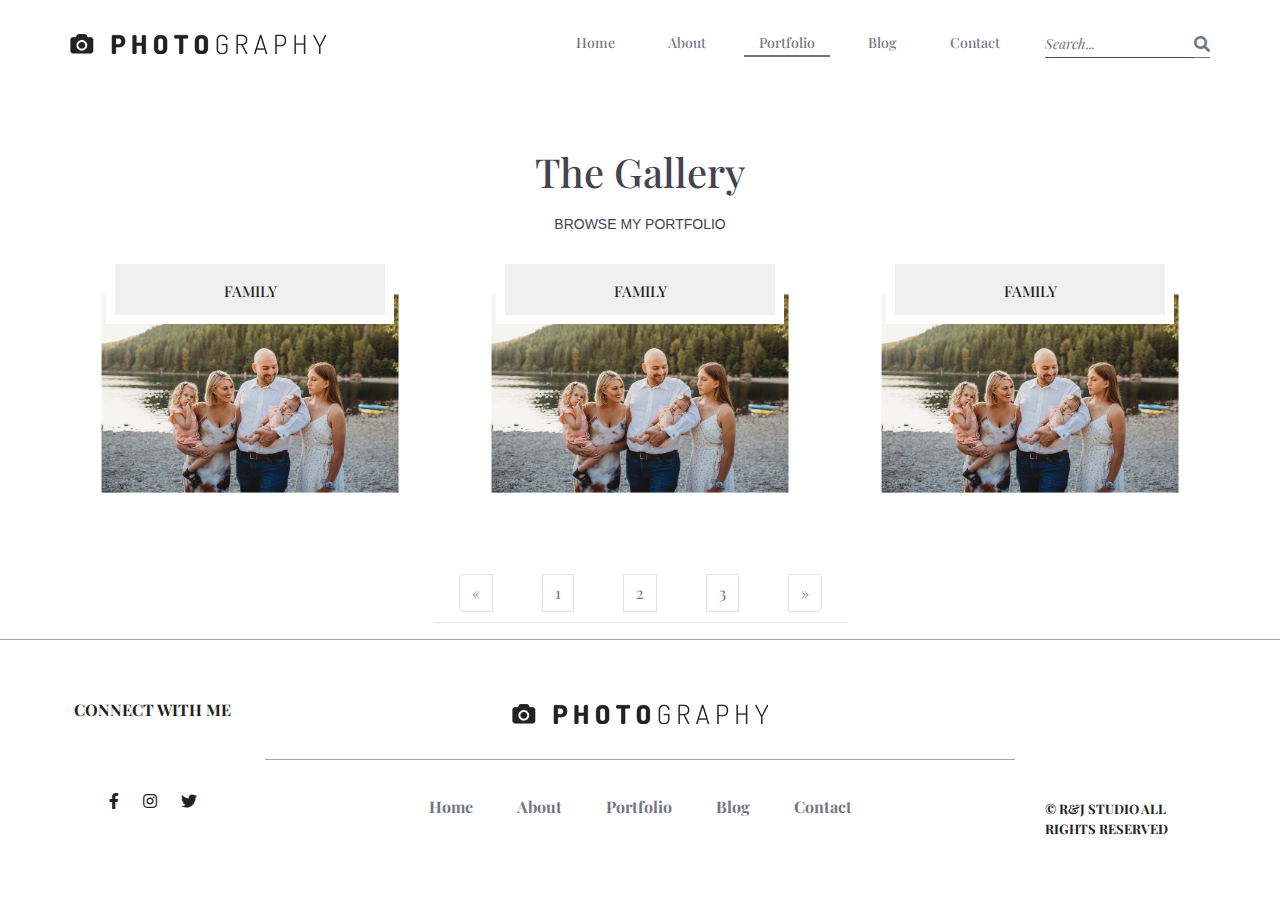
<file: portfolio.html>
<!doctype html>
<html lang="en">

<head>
    <meta charset="utf-8">
    <meta name="viewport" content="width=device-width, initial-scale=1, shrink-to-fit=no, user-scalable=0">
    <meta name="description" content="">
    <meta name="author" content="">
    <link rel="icon" href="images/favicon.ico">

    <title>Home</title>

    <!-- Bootstrap core CSS -->
    <link href="css/bootstrap.min.css" rel="stylesheet">
    <link href="css/webslidemenu.css" rel="stylesheet">
    <link href="css/webslidemenu-effect.css" rel="stylesheet">
    <link href="css/slick.css" rel="stylesheet">
    <link href="css/slick-theme.css" rel="stylesheet">
    <link href="css/magiczoomplus.css" rel="stylesheet">

    <!-- Custom styles for this template -->
    <link href="css/style.css" rel="stylesheet">

    <!-- Custom Fonts -->
    <link href="css/fontawesome-all.min.css" rel="stylesheet" type="text/css">

    <!-- HTML5 Shim and Respond.js IE8 support of HTML5 elements and media queries -->
    <!-- WARNING: Respond.js doesn't work if you view the page via file:// -->
    <!--[if lt IE 9]>
        <script src="https://oss.maxcdn.com/libs/html5shiv/3.7.0/html5shiv.js"></script>
        <script src="https://oss.maxcdn.com/libs/respond.js/1.4.2/respond.min.js"></script>
    <![endif]-->
</head>

<body>
    <header>
        <div class="box-header">
            <div class="wsmobileheader clearfix ">
                <a id="wsnavtoggle" class="wsanimated-arrow"><span></span></a>
                <div class="block-logo text-center">
                    <img src="./images/logo@2x.png" alt="logo.png" class="img-fluid" />
                </div>
                <div class="wssearch clearfix">
                    <i class="fa fa-search"></i>
                    <i class="fa fa-times"></i>
                    <div class="wssearchform clearfix">
                        <form action="#" method="GET" autocomplete="off">
                            <div class="input-group"> <input type="text" class="form-control" name="q" value="" placeholder="Search...">
                                <div class="input-group-append"> <button class="btn btn-warning" type="submit"><i class="fas fa-search d-block"></i></button> </div>
                            </div>
                        </form>
                    </div>
                </div>
            </div>
            <div class="container">
                <div class="row">
                    <div class="col-xl-3 col-lg-3 col-md-12 col-sm-12">
                        <div class="block-header-logo">
                            <a href="index.html"><img src="./images/logo@2x.png" alt="logo" class="img-fluid"></a>
                        </div>
                    </div>
                    <div class="col-xl-7 col-lg-7 col-md-12 col-sm-12">
                        <div class="block-header-menu">
                            <div class="wsmainwp clearfix">
                                <nav class="wsmenu clearfix">
                                    <ul class="wsmenu-list">
                                        <li><a href="index.html">Home</a></li>
                                        <li><a href="about.html">About </a></li>
                                        <li><a href="portfolio.html" class="active">Portfolio</a></li>
                                        <li><a href="blog.html">Blog </a></li>
                                        <li><a href="contact.html">Contact</a></li>
                                    </ul>
                                </nav>
                            </div>
                        </div>
                    </div>
                    <div class=" col-xl-2 col-lg-2 col-md-12 col-sm-12 ">
                        <div class="block-header-searchbox ">
                            <div class="input-group ">
                                <input type="text " class="form-control " placeholder="Search... " aria-label="Search " aria-describedby="button-addon2 ">
                                <div class="input-group-append ">
                                    <button class="btn btn-dark " type="button " id="button-addon2 "><i class="fas fa-search "></i></button>
                                </div>
                            </div>
                        </div>
                    </div>
                </div>
            </div>
        </div>
    </header>

    <article>
        <section>
            <div class="box-warpper-gallery">
                <div class="container">
                    <div class="block-header-title">
                        <h2>The Gallery</h2>
                        <h3>BROWSE MY PORTFOLIO</h3>
                    </div>
                    <div class="row">
                        <div class="col-xl-4 col-lg-4 col-xl-md-3 col-sm-6">
                            <div class="gallery-item">
                                <div class="block-title">
                                    <h3><a href="#">FAMILY</a></h3>
                                </div>
                                <div class="block-image">
                                    <a href="details-porfolio.html"><img src="./images/item_gallery.png" alt="gallery" class="img-fluid"></a>
                                </div>
                            </div>
                        </div>

                        <div class="col-xl-4 col-lg-4 col-xl-md-3 col-sm-6">
                            <div class="gallery-item">
                                <div class="block-title">
                                    <h3><a href="#">FAMILY</a></h3>
                                </div>
                                <div class="block-image">
                                    <a href="#"><img src="./images/item_gallery.png" alt="gallery" class="img-fluid"></a>
                                </div>
                            </div>
                        </div>

                        <div class="col-xl-4 col-lg-4 col-xl-md-3 col-sm-6">
                            <div class="gallery-item">
                                <div class="block-title">
                                    <h3><a href="#">FAMILY</a></h3>
                                </div>
                                <div class="block-image">
                                    <a href="#"><img src="./images/item_gallery.png" alt="gallery" class="img-fluid"></a>
                                </div>
                            </div>
                        </div>
                    </div>
                    <div class="box-pagination">
                        <nav aria-label="Page navigation example">
                            <ul class="pagination">
                                <li class="page-item">
                                    <a class="page-link" href="#" aria-label="Previous">
                                        <span aria-hidden="true">&laquo;</span>
                                    </a>
                                </li>
                                <li class="page-item"><a class="page-link" href="#">1</a></li>
                                <li class="page-item"><a class="page-link" href="#">2</a></li>
                                <li class="page-item"><a class="page-link" href="#">3</a></li>
                                <li class="page-item">
                                    <a class="page-link" href="#" aria-label="Next">
                                        <span aria-hidden="true">&raquo;</span>
                                    </a>
                                </li>
                            </ul>
                        </nav>
                    </div>
                </div>
            </div>
        </section>
    </article>

    <footer>
        <div class="box-footer ">
            <div class="container ">
                <div class="row ">
                    <div class="col-xl-2 col-lg-3 col-md-12 col-sm-12 ">
                        <div class="block-footer-title ">
                            <h3>CONNECT WITH ME</h3>
                        </div>
                        <div class="block-footer-social ">
                            <ul>
                                <li>
                                    <a href="# "><i class="fab fa-facebook-f "></i></a>
                                </li>
                                <li>
                                    <a href="# "><i class="fab fa-instagram "></i></a>
                                </li>
                                <li>
                                    <a href="# "><i class="fab fa-twitter "></i></a>
                                </li>
                            </ul>
                        </div>
                    </div>
                    <div class="col-xl-8 col-lg-6 col-md-12 col-sm-12 ">
                        <div class="block-footer-logo ">
                            <a href="index.html "><img src="./images/logo@2x.png " alt="logo " class="img-fluid "></a>
                        </div>
                        <div class="block-footer-menu ">
                            <ul>
                                <li>
                                    <a href="index.html " class="active ">Home</a>
                                </li>
                                <li>
                                    <a href="about.html ">About </a>
                                </li>
                                <li>
                                    <a href="portfolio.html ">Portfolio</a>
                                </li>
                                <li>
                                    <a href="blog.html ">Blog </a>
                                </li>
                                <li>
                                    <a href="contact.html ">Contact</a>
                                </li>
                            </ul>
                        </div>
                    </div>
                    <div class="col-xl-2 col-lg-3 col-md-12 col-sm-12 ">
                        <div class="block-copyright ">
                            <p>© R&J STUDIO ALL RIGHTS RESERVED</p>
                        </div>
                    </div>
                </div>
            </div>
        </div>
    </footer>

    <!-- Bootstrap core JavaScript -->
    <script src="js/jquery-3.3.1.slim.min.js "></script>
    <script src="js/isotope.pkgd.min.js "></script>
    <script src="js/isotope.pkgd.js "></script>
    <script src="js/isotope-docs.min.js "></script>
    <script src="js/popper.min.js "></script>
    <script src="js/bootstrap.min.js "></script>
    <script src="js/webslidemenu.js "></script>
    <script src="js/slick.min.js "></script>
    <script src="js/magiczoomplus.js "></script>
    <script src="js/site.js "></script>
</body>

</html>
</file>
<file: css/webslidemenu.css>
/*
 * Plugin: Web Slide Navigation System
 * Demo Link: https://uxwing.com/webslide/
 * Author: UXWing
 * License: http://codecanyon.net/licenses/standard
*/


/* ======== Find Below Table of Content Points to Go Relevant Section  =========
[Table of contents DESKTOP]
Desktop Base CSS
Desktop Main Menu CSS
- Desktop Search Bar
Desktop Drop Down Menu CSS
Desktop Mega Menus CSS
-> Desktop Half Menu CSS
-> Desktop HTML Form Menu CSS
Desktop Extra CSS
[Table of contents MOBILE ]
Mobile Menu Change Brake Point
Mobile Base CSS
Mobile Main Menu CSS
Mobile Slide Down Links CSS
Mobile Mega Menus CSS
Mobile Header CSS
 -> Mobile Search Bar
 -> Mobile Toggle Menu icon (X ICON)
Mobile Overlay/Drawer CSS
Mobile Sub Menu Expander Arrows
Mobile Extra CSS
Extra @Media Query
===============================================================================*/


/* ================== Color  ================== */


/* Desktop Main Menu Color */

.wsmenu>.wsmenu-list {
    background-color: #FFE800;
}


/* Mobile Header Color */

.wsmobileheader {
    background-color: #424242;
}

.wsmenu>.wsmenu-list>li>a {
    color: #fff;
}

.wsmenu>.wsmenu-list>li>a .wsarrow:after {
    border-top-color: #b3b3b3;
}

.wsmenu>.wsmenu-list>li>a:hover .wsarrow:after {
    border-top-color: #355912;
}

.wsmenu>.wsmenu-list>li>a.active .wsarrow:after {
    border-top-color: #355912;
}

.wsmenu>.wsmenu-list>li:hover>a .wsarrow:after {
    border-top-color: #355912;
}

.wsmenu>.wsmenu-list>li>a>.fa {
    color: #898d91;
}

.wsmenu>.wsmenu-list>li>a.active .fa {
    color: #777777;
}

.wsmenu>.wsmenu-list>li:hover>a>.fa {
    color: #777777;
}

.wsmenu>.wsmenu-list>li>a:hover .fa {
    color: #777777;
}

.wsmenu>.wsmenu-list>li>.wsmegamenu .menu_form input[type="submit"] {
    background-color: #FFE800;
    color: #777777;
}

.wsmenu>.wsmenu-list>li>.wsmegamenu .menu_form input[type="button"] {
    background-color: #FFE800;
    color: #777777;
}

.wsmenu>.wsmenu-list>li>a.active {
    color: #fff;
}

.wsmenu>.wsmenu-list>li:hover>a {
    color: #fff;
}

.wsmenu>.wsmenu-list>li>ul.sub-menu>li:hover>a {
    background-color: #f8ec1f;
    color: #fff;
}

.wsmenu>.wsmenu-list>li>ul.sub-menu>li>ul.sub-menu>li:hover>a {
    background-color: #FFE800;
    color: #fff;
}

.wsmenu>.wsmenu-list>li>ul.sub-menu>li>ul.sub-menu>li>ul.sub-menu>li:hover a {
    background-color: #FFE800;
    color: #fff;
}


/* ================== Desktop Base CSS  ================== */

.wsmenu html,
.wsmenu body,
.wsmenu iframe,
.wsmenu h1,
.wsmenu h2,
.wsmenu h3,
.wsmenu h4,
.wsmenu h5,
.wsmenu h6 {
    margin: 0;
    padding: 0;
    border: 0;
    font: inherit;
    vertical-align: baseline;
    font-weight: normal;
    font-size: 12px;
    line-height: 18px;
    font-family: Helvetica, sans-serif;
    -webkit-font-smoothing: subpixel-antialiased;
    font-smoothing: antialiased;
    font-smooth: antialiased;
    -webkit-text-size-adjust: 100%;
    -ms-text-size-adjust: 100%;
    -webkit-font-smoothing: subpixel-antialiased;
    font-smoothing: subpixel-antialiased;
    font-smooth: subpixel-antialiased;
}

.wsmenu .cl {
    clear: both;
}

.wsmenu img,
object,
embed,
video {
    border: 0 none;
    max-width: 100%;
}

.wsmenu a:focus {
    outline: none;
}

.wsmenu:before,
.wsmenu:after {
    content: "";
    display: table;
}

.wsmenu:after {
    clear: both;
}


/* ================== Desktop Main Menu CSS ================== */

.wsmenucontainer {
    background-size: cover;
    background-image: url(../images/bg01.jpg);
    overflow: hidden;
    background-attachment: fixed;
    background-position: 50% 0;
    background-repeat: no-repeat;
}

.wsmainfull {
    width: 100%;
}

.wsmainwp {
    margin: 0 auto;
    max-width: 1140px;
    position: relative;
}

.desktoplogo {
    padding: 2.366rem 0px;
    margin: 0 auto;
}

.desktoplogo img {
    display: block;
    margin: 0px auto;
}

.wsmenu {
    font-family: 'Roboto', sans-serif;
    font-weight: 400;
    color: #fff;
    font-size: 0.875rem;
    padding: 0;
}

.wsmenu>.wsmenu-list {
    text-align: left;
    margin: 0 auto 0 auto;
    width: 100%;
    display: block;
    padding: 0;
}

.wsmenu>.wsmenu-list>li {
    text-align: center;
    display: inline-block;
    padding: 0;
    margin: 0;
}

.wsmenu>.wsmenu-list>li>a {
    display: block;
    color: #212121;
    padding: 0.657rem 0.75rem;
    line-height: 25px;
    text-decoration: none;
    position: relative;
    transition: all 0.5s ease;
}

.wsmenu>.wsmenu-list>li:first-child>a::before {
    content: "\f015";
    font-family: 'FontAwesome';
    font-weight: 900;
}

.wsmenu>.wsmenu-list>li:last-child>a {
    border-right: 0px;
    padding-right: 0px;
}

.wsmenu>.wsmenu-list>li a.menuhomeicon {
    padding-left: 29px;
    padding-right: 29px;
}

.wsmenu>.wsmenu-list>li>a .fa {
    display: inline-block;
    font-size: 14px;
    line-height: inherit;
    margin-right: 12px;
    vertical-align: top;
}

.wsmenu>.wsmenu-list>li>a .fa.fa-home {
    margin-right: 0px;
    font-size: 15px;
}

.wsmenu>.wsmenu-list>li>a .wsarrow:after {
    content: "\f078";
    font-family: 'Font Awesome 5 Free';
    font-weight: 900;
    float: right;
    right: 10px;
    height: 0;
    display: block;
    margin: 0 0 0 14px;
    position: absolute;
    text-align: right;
    top: 12px;
    width: 0;
    font-size: 0.65rem;
}


/* Desktop Search Bar */

.wsminicart .minicart {
    display: inline-block;
    position: relative;
}


/* .wsminicart .minicart span{
  position: absolute;
  background: #eaeaea;
  border-radius: 3px;
  font-size: 0.75rem;
  padding: 2px 4px;
  top: -14px;
  right: -14px;
  font-weight: 500;
  width: 18px;
  height: 20px;
} */

.wsminicart .minicart a .fa {
    color: #7da500;
    font-size: 1.5rem;
}

.wsminicart .minicart a {
    color: #222222;
    transition: all 0.5s ease;
}

.wsminicart .minicart a:hover {
    text-decoration: none;
}

.wssearch {
    background-color: #f8ec1b;
    cursor: pointer;
    margin-left: 30px;
    position: relative;
    top: -10px;
    padding: 8px 12px;
}

.wssearch .fa {
    font-size: 1rem;
    color: #7a7a7a;
}

.wssearch .fa.fa-search {
    padding-top: 5px;
    color: #fff;
}

.wssearch .fa.fa-times {
    padding-top: 10px;
}

.wssearchform {
    display: none;
    width: 100%;
    line-height: 34px;
    padding: 5px 0px;
    cursor: default;
    opacity: 0;
    visibility: hidden;
    -webkit-transition: all 0.5s ease;
    -moz-transition: all 0.5s ease;
    transition: all 0.5s ease;
}

.wssearchform .form-control {
    height: calc(2.15rem + 3px);
    border-radius: 0px;
}

.wssearchform .btn {
    border-radius: 0px;
}

.wssearch.wsopensearch {
    width: 100%;
    opacity: 1;
    visibility: visible;
    background-color: rgba(0, 0, 0, 0.80);
    position: relative;
    -webkit-transition: all 0.5s ease;
    -moz-transition: all 0.5s ease;
    transition: all 0.5s ease;
}

.wssearch.wsopensearch::before,
.wssearch.wsopensearch::after {
    content: '';
    position: absolute;
    width: 100%;
    height: 100%;
    background-color: rgba(0, 0, 0, 0.80);
    top: 0px;
}

.wssearch.wsopensearch::before {
    left: -100%;
}

.wssearch.wsopensearch::after {
    right: -100%;
}

.wssearch.wsopensearch .wssearchform {
    display: block;
    opacity: 1;
    visibility: visible;
}

.wssearchform form {
    width: calc((100% - 10px) - 25px);
    display: block;
    position: relative;
}

.wssearch.wsopensearch {
    padding: 8px 12px;
    left: 0px;
    right: auto;
    top: 0;
    width: 100%;
    height: 100%;
    position: absolute;
    z-index: 1000;
}

.wssearch .fa-times {
    display: none;
}

.wssearch.wsopensearch .fa-times {
    display: inline-block;
    float: right;
    margin-top: 0;
    font-size: 25px;
    cursor: pointer;
}

.wssearch.wsopensearch .fa-search {
    display: none;
}


/* End Desktop Search Bar */


/* ================== Desktop Drop Down Menu CSS ================== */

.wsmenu>.wsmenu-list>li>ul.sub-menu {
    position: absolute;
    top: auto;
    z-index: 1000;
    margin: 0px;
    padding: 0px;
    min-width: 190px;
    background-color: #fff;
    border: solid 1px #eeeeee;
}

.wsmenu>.wsmenu-list>li>ul.sub-menu>li {
    position: relative;
    margin: 0px;
    padding: 0px;
    display: block;
}

.wsmenu>.wsmenu-list>li>ul.sub-menu>li>a {
    background-image: none;
    color: #666666;
    border-right: 0 none;
    text-align: left;
    display: block;
    line-height: 22px;
    padding: 8px 12px;
    text-transform: none;
    font-size: 13px;
    letter-spacing: normal;
    border-right: 0px solid;
    -webkit-transition: all 0.5s ease;
    -moz-transition: all 0.5s ease;
    transition: all 0.5s ease;
}

.wsmenu>.wsmenu-list>li>ul.sub-menu>li>a:hover {
    text-decoration: none;
}

.wsmenu>.wsmenu-list>li>ul.sub-menu>li>a>.fa {
    margin-right: 9px;
}

.wsmenu>.wsmenu-list>li>ul.sub-menu>li>ul.sub-menu {
    min-width: 220px;
    position: absolute;
    left: 100%;
    top: 0;
    margin: 0;
    padding: 0;
    list-style: none;
    background-color: #fff;
    border: solid 1px #eeeeee;
    -webkit-transition: all 0.5s ease;
    -moz-transition: all 0.5s ease;
    transition: all 0.5s ease;
}

.wsmenu>.wsmenu-list>li>ul.sub-menu>li>ul.sub-menu>li {
    position: relative;
    margin: 0px;
    padding: 0px;
    display: block;
}

.wsmenu>.wsmenu-list>li>ul.sub-menu>li>ul.sub-menu>li>a {
    background-image: none;
    color: #666666;
    border-right: 0 none;
    text-align: left;
    display: block;
    line-height: 22px;
    padding: 8px 12px;
    text-transform: none;
    font-size: 13px;
    letter-spacing: normal;
    border-right: 0px solid;
}

.wsmenu>.wsmenu-list>li>ul.sub-menu>li>ul.sub-menu>li>a:hover {
    text-decoration: none;
}

.wsmenu>.wsmenu-list>li>ul.sub-menu>li>ul.sub-menu>li>a>.fa {
    margin-right: 9px;
}

.wsmenu>.wsmenu-list>li>ul.sub-menu>li>ul.sub-menu>li>ul.sub-menu {
    min-width: 220px;
    position: absolute;
    left: 100%;
    top: 0;
    margin: 0px;
    list-style: none;
    padding: 0px;
    background-color: #fff;
    border: solid 1px #eeeeee;
}

.wsmenu>.wsmenu-list>li>ul.sub-menu>li>ul.sub-menu>li>ul.sub-menu>li {
    position: relative;
    margin: 0px;
    padding: 0px;
    display: block;
}

.wsmenu>.wsmenu-list>li>ul.sub-menu>li>ul.sub-menu>li>ul.sub-menu>li>a {
    background-image: none;
    color: #666666;
    border-right: 0 none;
    text-align: left;
    display: block;
    line-height: 22px;
    padding: 8px 12px;
    text-transform: none;
    font-size: 13px;
    letter-spacing: normal;
    border-right: 0px solid;
}

.wsmenu>.wsmenu-list>li>ul.sub-menu>li>ul.sub-menu>li>ul.sub-menu>li>a:hover {
    text-decoration: none;
}

.wsmenu>.wsmenu-list>li>ul.sub-menu>li>ul.sub-menu>li>ul.sub-menu>li>a>.fa {
    margin-right: 9px;
}


/* ================== Desktop Mega Menus CSS  ================== */

.wsmenu>.wsmenu-list>li>.wsmegamenu {
    width: 100%;
    left: 0px;
    position: absolute;
    top: 70px;
    color: #000;
    z-index: 1000;
    margin: 0px;
    text-align: left;
    padding: 14px 5px;
    font-size: 15px;
    border: solid 1px #eeeeee;
    background-color: #fff;
}

.wsmenu>.wsmenu-list>li>.wsmegamenu .title {
    border-bottom: 1px solid #CCC;
    font-size: 14px;
    padding: 9px 5px 9px 0px;
    font-size: 17px;
    color: #424242;
    margin: 0px 0px 7px 0px;
    text-align: left;
    height: 39px;
}

.wsmenu>.wsmenu-list>li>.wsmegamenu .carousel-control-next {
    opacity: 0.8;
}

.wsmenu>.wsmenu-list>li>.wsmegamenu .carousel-control-prev {
    opacity: 0.8;
}

.wsmenu>.wsmenu-list>li>.wsmegamenu .carousel-caption {
    bottom: 0px;
    background-color: rgba(0, 0, 0, 0.7);
    font-size: 13px;
    height: 31px;
    left: 0;
    padding: 7px 0;
    right: 0;
    width: 100%;
}

.wsmenu>.wsmenu-list>li>.wsmegamenu .wsmwnutxt {
    width: 100%;
    font-size: 14px;
    text-align: justify;
    line-height: 22px;
    color: #424242;
    margin-top: 10px;
}

.wsmenu>.wsmenu-list>li>.wsmegamenu .link-list li {
    display: block;
    text-align: center;
    white-space: nowrap;
    text-align: left;
}

.wsmenu>.wsmenu-list>li>.wsmegamenu .link-list li a {
    line-height: 18px;
    border-right: none;
    text-align: left;
    padding: 6px 0px;
    background: #fff;
    background-image: none;
    color: #666666;
    border-right: 0 none;
    display: block;
    background-color: #fff;
    color: #424242;
}

.wsmenu>.wsmenu-list>li>.wsmegamenu li .fa {
    margin-right: 5px;
    text-align: center;
    width: 18px;
}

.wsmenu>.wsmenu-list>li>.wsmegamenu li a:hover {
    background: transparent;
    text-decoration: underline;
}

.wsmenu>.wsmenu-list>li>.wsmegamenu .link-list li .fa {
    font-size: 11px;
}

.wsmenu>.wsmenu-list>li>.wsmegamenu li .fa {
    margin-right: 5px;
    text-align: center;
    width: 18px;
}

.wsmenu>.wsmenu-list>li>.wsmegamenu .mrgtop {
    margin-top: 15px;
}

.wsmenu>.wsmenu-list>li>.wsmegamenu .show-grid div {
    padding-bottom: 10px;
    padding-top: 10px;
    background-color: #dbdbdb;
    border: 1px solid #e7e7e7;
    color: #6a6a6a;
    margin: 2px 0px;
    font-size: 13px;
}


/*= Desktop Half Menu CSS =*/

.wsmenu>.wsmenu-list>li>.wsmegamenu.halfmenu {
    width: 40%;
    right: auto;
    left: auto;
}

.wsmenu>.wsmenu-list>li>.wsmegamenu.halfdiv {
    width: 35%;
    right: auto;
    left: auto;
}


/*= Desktop HTML Form Menu CSS =*/

.wsmenu>.wsmenu-list>li>.wsmegamenu .menu_form {
    width: 100%;
    display: block;
}

.wsmenu>.wsmenu-list>li>.wsmegamenu .menu_form input[type="text"] {
    width: 100%;
    border: 1px solid #e2e2e2;
    color: #000;
    font-size: 13px;
    padding: 8px 5px;
    margin-bottom: 8px;
}

.wsmenu>.wsmenu-list>li>.wsmegamenu .menu_form textarea {
    width: 100%;
    border: 1px solid #e2e2e2;
    color: #000;
    font-size: 13px;
    padding: 8px 5px;
    margin-bottom: 8px;
    min-height: 122px;
}

.wsmenu>.wsmenu-list>li>.wsmegamenu .menu_form input[type="submit"] {
    width: 25%;
    display: block;
    height: 32px;
    float: right;
    border: none;
    margin-right: 15px;
    cursor: pointer;
    background-color: #e1e1e1;
    -webkit-border-radius: 2px;
    -moz-border-radius: 2px;
    border-radius: 2px;
}

.wsmenu>.wsmenu-list>li>.wsmegamenu .menu_form input[type="button"] {
    width: 25%;
    display: block;
    height: 32px;
    float: right;
    border: none;
    cursor: pointer;
    background-color: #e1e1e1;
    -webkit-border-radius: 2px;
    -moz-border-radius: 2px;
    border-radius: 2px;
}

.wsmenu>.wsmenu-list>li>.wsmegamenu .carousel-inner .item img {
    width: 100%;
}

.wsmenu>.wsmenu-list>li>.wsmegamenu .carousel-caption {
    bottom: 0px;
    background-color: rgba(0, 0, 0, 0.7);
    font-size: 13px;
    height: 31px;
    left: 0;
    padding: 7px 0;
    right: 0;
    width: 100%;
}

.wsmenu>.wsmenu-list>li>.wsmegamenu .typography-text {
    padding: 0px 0px;
    font-size: 14px;
}

.wsmenu>.wsmenu-list>li>.wsmegamenu .typography-text ul {
    padding: 0px 0px;
    margin: 0px;
}

.wsmenu>.wsmenu-list>li>.wsmegamenu .typography-text p {
    text-align: justify;
    line-height: 24px;
    color: #656565;
}

.wsmenu>.wsmenu-list>li>.wsmegamenu .typography-text ul li {
    display: block;
    padding: 2px 0px;
    line-height: 22px;
}

.wsmenu>.wsmenu-list>li>.wsmegamenu .typography-text ul li a {
    color: #656565;
}

.wsmenu>.wsmenu-list>li>.wsmegamenu .link-list .wsmegamenu-sub li .wsmenu-click03 {
    display: none;
}


/* ================== Desktop Extra CSS ================== */

.wsmobileheader,
.overlapblackbg {
    display: none;
}

.wsmenu .wsmenu-click {
    display: none;
}

.wsmenu .wsmenu-click02 {
    display: none;
}

.hometext {
    display: none;
}


/*==============================================================================
                              Start Mobile CSS
===============================================================================*/


/* ================== Mobile Menu Change Brake Point ================== */

@media only screen and (max-width: 991px) {
    /* ================== Mobile Base CSS ================== */
    html {
        overflow: hidden;
        height: 100%;
        -webkit-overflow-scrolling: touch;
    }
    body {
        height: 100%;
        overflow-y: auto;
        overflow-x: hidden;
    }
    body.wsactive {
        overflow: hidden;
    }
    /* ================== Mobile Main Menu CSS ================== */
    .wssearch {
        padding: 15px;
        float: right;
        top: 0px;
    }
    .wsminicart {
        padding: 20px 15px 8px 15px;
        float: right;
    }
    .wssearch.wssearchdesktop,
    .wsminicart.wsminicartdesktop {
        display: none;
    }
    .wssearchform {
        padding-top: 0px;
        padding-bottom: 0px;
    }
    .wssearchform input {
        height: 34px;
    }
    .wssearchform form:before {
        height: 34px;
        line-height: 34px;
    }
    .wssearch.wsopensearch {
        height: 54px;
        margin-left: 0px;
    }
    .wssearch.wsopensearch .fa-times {
        font-size: 21px;
        padding-top: 7px;
    }
    .desktoplogo {
        display: none;
    }
    .wsmainfull {
        height: 0;
    }
    .wsmenucontainer {
        background-attachment: local;
        background-position: 58% 35%;
    }
    .wsmenu {
        width: 100%;
        background: rgba(0, 0, 0, 0) none repeat scroll 0 0;
        left: 0;
        overflow-y: hidden;
        padding: 0;
        top: 0;
        visibility: hidden;
        position: fixed;
        margin: 0px;
    }
    .wsmenu>.wsmenu-list {
        position: relative;
        height: auto;
        min-height: 100%;
        width: 240px;
        background: #fff;
        padding-bottom: 0;
        margin-left: -240px;
        display: block;
        text-align: center;
        -webkit-transition: all 0.25s ease-in-out;
        -moz-transition: all 0.25s ease-in-out;
        -o-transition: all 0.25s ease-in-out;
        -ms-transition: all 0.25s ease-in-out;
        transition: all 0.25s ease-in-out;
    }
    .wsmenu>.wsmenu-list>li {
        width: 100%;
        display: block;
        float: none;
        border-right: none;
        background-color: transparent;
        position: relative;
        white-space: inherit;
        clear: right;
    }
    .wsmenu>.wsmenu-list>li>a {
        padding: 12px 32px 12px 17px;
        font-size: 14px;
        text-align: left;
        border-right: solid 0px;
        background-color: transparent;
        color: #666666;
        line-height: 25px;
        border-bottom: 1px solid;
        border-bottom-color: rgba(0, 0, 0, 0.13);
        position: static;
    }
    .wsmenu>.wsmenu-list>li .wsmegamenu ul li {
        width: 100%;
        display: block;
        float: none;
        border-right: none;
        background-color: transparent;
        position: relative;
        white-space: inherit;
        clear: right;
    }
    .wsmenu>.wsmenu-list>li>.wsmegamenu ul li a {
        padding: 12px 32px 12px 17px;
        font-size: 14px;
        text-align: left;
        border-right: solid 0px;
        background-color: transparent;
        color: #666666;
        line-height: 25px;
        border-bottom: 1px solid;
        border-bottom-color: rgba(0, 0, 0, 0.13);
        position: static;
    }
    .wsmenu>.wsmenu-list>li a.menuhomeicon {
        padding-left: 17px;
        padding-right: 17px;
        border-top: solid 1px rgba(0, 0, 0, 0.13);
    }
    .wsmenu>.wsmenu-list>li>a>.fa {
        font-size: 16px;
        color: #bfbfbf;
    }
    .wsmenu>.wsmenu-list>li>a .wsarrow:after {
        display: none;
    }
    .wsmenu>.wsmenu-list>li:hover>a {
        text-decoration: none;
        background: #f8ee3e;
    }
    .wsmenu>.wsmenu-list>li>a.active {
        background: #f8ee3e;
        color: #fff;
    }
    .wsmenu>.wsmenu-list>li>a>.hometext {
        display: inline-block;
    }
    /* ================== Mobile Slide Down Links CSS ================== */
    .wsmenu>.wsmenu-list>li>ul.sub-menu {
        display: none;
        position: relative;
        top: 0px;
        background-color: #fff;
        border: none;
        padding: 0px;
        opacity: 1;
        visibility: visible;
        -webkit-transform: none;
        -moz-transform: none;
        -ms-transform: none;
        -o-transform: none;
        transform: none;
        -webkit-transition: inherit;
        -moz-transition: inherit;
        transition: inherit;
        -webkit-transform-style: flat;
    }
    .wsmenu>.wsmenu-list>li>ul.sub-menu>li>a {
        line-height: 20px;
        font-size: 13px;
        padding: 10px 0px 10px 16px;
        color: #383838;
    }
    .wsmenu>.wsmenu-list>li>ul.sub-menu>li span+a {
        padding-right: 30px;
    }
    .wsmenu>.wsmenu-list>li>ul.sub-menu>li>a>.fa {
        display: none;
    }
    .wsmenu>.wsmenu-list>li>ul.sub-menu>li>a:hover {
        background-color: #e7e7e7;
        color: #666666;
        text-decoration: underline;
    }
    .wsmenu>.wsmenu-list>li>ul.sub-menu li:hover>a {
        background-color: #e7e7e7;
        color: #666666;
    }
    .wsmenu>.wsmenu-list>li>ul.sub-menu>li>ul.sub-menu {
        width: 100%;
        position: static;
        left: 100%;
        top: 0;
        display: none;
        margin: 0px;
        padding: 0px;
        border: solid 0px;
        transform: none;
        opacity: 1;
        visibility: visible;
        -webkit-transform: none;
        -moz-transform: none;
        -ms-transform: none;
        -o-transform: none;
        transform: none;
        -webkit-transition: inherit;
        -moz-transition: inherit;
        transition: inherit;
        -webkit-transform-style: flat;
    }
    .wsmenu>.wsmenu-list>li>ul.sub-menu>li>ul.sub-menu>li {
        margin: 0px 0px 0px 0px;
        padding: 0px;
        position: relative;
    }
    .wsmenu>.wsmenu-list>li>ul.sub-menu>li>ul.sub-menu>li>a {
        line-height: 20px;
        font-size: 13px;
        padding: 10px 0px 10px 26px;
        color: #383838;
    }
    .wsmenu>.wsmenu-list>li>ul.sub-menu>li>ul.sub-menu>li span+a {
        padding-right: 30px;
    }
    .wsmenu>.wsmenu-list>li>ul.sub-menu>li>ul.sub-menu>li>a>.fa {
        display: none;
    }
    .wsmenu>.wsmenu-list>li>ul.sub-menu>li>ul.sub-menu>li>a:hover {
        background-color: #e7e7e7;
        color: #666666;
        text-decoration: underline;
    }
    .wsmenu>.wsmenu-list>li>ul.sub-menu>li>ul.sub-menu>li>a.active {
        color: #000;
    }
    .wsmenu>.wsmenu-list>li>ul.sub-menu>li>ul.sub-menu>li:hover>a {
        color: #000;
    }
    .wsmenu>.wsmenu-list>li>ul.sub-menu>li>ul.sub-menu>li>ul.sub-menu {
        width: 100%;
        position: static;
        left: 100%;
        top: 0;
        display: none;
        margin: 0px;
        padding: 0px;
        border: solid 0px;
        transform: none;
        opacity: 1;
        visibility: visible;
        -webkit-transform: none;
        -moz-transform: none;
        -ms-transform: none;
        -o-transform: none;
        transform: none;
        -webkit-transition: inherit;
        -moz-transition: inherit;
        transition: inherit;
        -webkit-transform-style: flat;
    }
    .wsmenu>.wsmenu-list>li>ul.sub-menu>li>ul.sub-menu>li>ul.sub-menu>li {
        margin: 0px 0px 0px 0px;
    }
    .wsmenu>.wsmenu-list>li>ul.sub-menu>li>ul.sub-menu>li>ul.sub-menu>li>a {
        line-height: 20px;
        font-size: 13px;
        padding: 10px 0px 10px 34px;
        color: #383838;
    }
    .wsmenu>.wsmenu-list>li>ul.sub-menu>li>ul.sub-menu>li>ul.sub-menu>li span+a {
        padding-right: 30px;
    }
    .wsmenu>.wsmenu-list>li>ul.sub-menu>li>ul.sub-menu>li>ul.sub-menu>li>a>.fa {
        display: none;
    }
    .wsmenu>.wsmenu-list>li>ul.sub-menu>li>ul.sub-menu>li>ul.sub-menu>li>a:hover {
        background-color: #e7e7e7;
        color: #666666;
        text-decoration: underline;
    }
    .wsmenu>.wsmenu-list>li>ul.sub-menu>li>ul.sub-menu>li>ul.sub-menu>li>a.active {
        color: #000;
    }
    /* ================== Mobile Mega Menus CSS  ================== */
    .wsmenu>.wsmenu-list>li>.wsmegamenu .link-list .wsmegamenu-sub li>ul.wsmegamenu-sub-sub {
        width: 100%;
        position: static;
        left: 100%;
        top: 0;
        display: none;
        margin: 0px;
        padding: 0px;
        border: solid 0px;
        transform: none;
        opacity: 1;
        visibility: visible;
        -webkit-transform: none;
        -moz-transform: none;
        -ms-transform: none;
        -o-transform: none;
        transform: none;
        -webkit-transition: inherit;
        -moz-transition: inherit;
        transition: inherit;
        -webkit-transform-style: flat;
    }
    .wsmenu>.wsmenu-list>li>.wsmegamenu .link-list .wsmegamenu-sub li>ul.wsmegamenu-sub-sub>li {
        margin: 0px 0px 0px 0px;
        padding: 0px;
        position: relative;
    }
    .wsmenu>.wsmenu-list>li>.wsmegamenu .link-list .wsmegamenu-sub li>ul.wsmegamenu-sub-sub>li>a {
        line-height: 20px;
        font-size: 13px;
        color: #666666;
    }
    .wsmenu>.wsmenu-list>li>.wsmegamenu .link-list .wsmegamenu-sub li>ul.wsmegamenu-sub-sub>li span+a {
        padding-right: 30px;
    }
    .wsmenu>.wsmenu-list>li>.wsmegamenu .link-list .wsmegamenu-sub li>ul.wsmegamenu-sub-sub>li>a>.fa {
        display: none;
    }
    .wsmenu>.wsmenu-list>li>.wsmegamenu .link-list .wsmegamenu-sub li>ul.wsmegamenu-sub-sub>li>a:hover {
        background-color: #e7e7e7;
        color: #666666;
        text-decoration: underline;
    }
    .wsmenu>.wsmenu-list>li>.wsmegamenu .link-list .wsmegamenu-sub li>ul.wsmegamenu-sub-sub>li>a.active {
        color: #000;
    }
    .wsmenu>.wsmenu-list>li>.wsmegamenu .link-list .wsmegamenu-sub li>ul.wsmegamenu-sub-sub>li:hover>a {
        color: #000;
    }
    .wsmenu>.wsmenu-list>li>.wsmegamenu {
        color: #666666;
        display: none;
        position: relative;
        top: 0px;
        padding: 10px 0px;
        border: solid 0px;
        transform: none;
        opacity: 1;
        visibility: visible;
        -webkit-transform: none;
        -moz-transform: none;
        -ms-transform: none;
        -o-transform: none;
        transform: none;
        -webkit-transition: inherit;
        -moz-transition: inherit;
        transition: inherit;
        border-bottom: 1px solid rgba(0, 0, 0, 0.13);
        -webkit-transform-style: flat;
    }
    .wsmenu>.wsmenu-list>li>.wsmegamenu.halfmenu {
        width: 100%;
        margin: 0px;
        padding: 5px 0px 10px 0px;
    }
    .wsmenu>.wsmenu-list>li>.wsmegamenu .title {
        color: #666666;
        font-size: 15px;
        padding: 10px 8px 10px 0px;
    }
    .wsmenu>.wsmenu-list>li>.wsmegamenu>ul {
        width: 100%;
        margin: 0px;
        padding: 0px;
        font-size: 13px;
    }
    .wsmenu>.wsmenu-list>li>.wsmegamenu>ul .wsmegamenu ul {
        width: 100%;
        margin: 0px;
        padding: 0px;
        font-size: 13px;
    }
    .wsmenu>.wsmenu-list>li>.wsmegamenu>ul>li>a {
        padding: 9px 14px;
        line-height: normal;
        font-size: 13px;
        background-color: #e7e7e7;
        color: #666666;
    }
    .wsmenu>.wsmenu-list>li>.wsmegamenu>ul>li>a:hover {
        background-color: #000000;
    }
    .wsmenu>.wsmenu-list>li>.wsmegamenu ul li.title {
        line-height: 26px;
        color: #666666;
        margin: 0px;
        font-size: 15px;
        padding: 7px 0px;
        background-color: transparent;
    }
    .wsmenu>.wsmenu-list>li>.wsmegamenu.halfdiv {
        width: 100%;
    }
    .wsmenu>.wsmenu-list>li>.wsmegamenu .menu_form {
        padding: 5px 0px 62px 0px;
    }
    .wsmenu>.wsmenu-list>li>.wsmegamenu .show-grid div {
        margin: 0px;
    }
    .wsmenu>.wsmenu-list>li>.wsmegamenu .menu_form input[type="button"] {
        width: 46%;
    }
    .wsmenu>.wsmenu-list>li>.wsmegamenu .menu_form input[type="submit"] {
        width: 46%;
    }
    .wsmenu>.wsmenu-list>li>.wsmegamenu .menu_form textarea {
        min-height: 100px;
    }
    /* ================== Mobile Header CSS ================== */
    .wsmobileheader {
        width: 100%;
        display: block;
        position: fixed;
        top: 0;
        left: 0;
        z-index: 10002;
        height: 54px;
        background-color: rgba(255, 255, 255, 0.8);
        text-align: center;
        -webkit-transition: all 0.25s ease-in-out;
        -moz-transition: all 0.25s ease-in-out;
        -o-transition: all 0.25s ease-in-out;
        -ms-transition: all 0.25s ease-in-out;
        transition: all 0.25s ease-in-out;
        box-shadow: 0 0 1px rgba(0, 0, 0, .3);
    }
    .wsactive .wsmobileheader {
        margin-left: 240px;
        -webkit-transition: all 0.25s ease-in-out;
        -moz-transition: all 0.25s ease-in-out;
        -o-transition: all 0.25s ease-in-out;
        -ms-transition: all 0.25s ease-in-out;
        transition: all 0.25s ease-in-out;
    }
    .wsmobileheader .smllogo {
        display: inline-block;
        margin-top: 6px;
        margin-bottom: 6px;
        margin-left: -13rem;
    }
    .wsmobileheader .smllogo img {
        width: 250px;
    }
    /* Mobile Search Bar*/
    .wsmenu>.wsmenu-list>li.rightmenu>.topmenusearch {
        width: 86%;
        margin: 7% 7%;
        padding: 0px;
    }
    .wsmenu>.wsmenu-list>li.rightmenu>.topmenusearch input {
        border-radius: 50px
    }
    .wsmenu>.wsmenu-list>li.rightmenu>.topmenusearch input:focus {
        width: 100%;
    }
    .callusbtn {
        color: #707274;
        font-size: 21px;
        position: absolute;
        right: 5px;
        top: 0px;
        transition: all 0.4s ease-in-out 0s;
        z-index: 102;
        padding: 11px 14px;
    }
    .callusbtn .fa {
        vertical-align: top;
        margin-top: 4px;
    }
    .callusbtn:hover .fa {
        color: #707274;
    }
    /* Mobile Toggle Menu icon (X ICON) */
    .wsanimated-arrow {
        position: absolute;
        left: 0;
        top: 0;
        z-index: 102;
        -webkit-transition: all 0.4s ease-in-out;
        -moz-transition: all 0.4s ease-in-out;
        -o-transition: all 0.4s ease-in-out;
        -ms-transition: all 0.4s ease-in-out;
        transition: all 0.4s ease-in-out;
    }
    .wsanimated-arrow {
        cursor: pointer;
        padding: 16px 35px 16px 0px;
        margin: 7px 0 0 15px;
    }
    .wsanimated-arrow span,
    .wsanimated-arrow span:before,
    .wsanimated-arrow span:after {
        cursor: pointer;
        height: 2px;
        width: 17px;
        background: #f8ec1f;
        position: absolute;
        display: block;
        content: '';
    }
    .wsanimated-arrow span:before {
        top: -7px;
        width: 23px;
    }
    .wsanimated-arrow span:after {
        bottom: -7px;
        width: 17px;
    }
    .wsanimated-arrow span,
    .wsanimated-arrow span:before,
    .wsanimated-arrow span:after {
        transition: all 500ms ease-in-out;
    }
    .wsactive .wsanimated-arrow span:after {
        width: 23px;
    }
    .wsactive .wsanimated-arrow span {
        background-color: transparent;
    }
    .wsactive .wsanimated-arrow span:before,
    .wsactive .wsanimated-arrow.active span:after {
        top: 7px;
    }
    .wsactive .wsanimated-arrow span:before {
        transform: rotate(45deg);
        -moz-transform: rotate(45deg);
        -ms-transform: rotate(45deg);
        -o-transform: rotate(45deg);
        -webkit-transform: rotate(45deg);
        bottom: 0px;
    }
    .wsactive .wsanimated-arrow span:after {
        transform: rotate(-45deg);
        -moz-transform: rotate(-45deg);
        -ms-transform: rotate(-45deg);
        -o-transform: rotate(-45deg);
        -webkit-transform: rotate(-45deg);
    }
    /* ================== Mobile Overlay/Drawer CSS ================== */
    .overlapblackbg {
        left: 0;
        width: 100%;
        height: 100vh;
        min-height: 100%;
        position: fixed;
        top: 0;
        display: none;
        background-color: rgba(0, 0, 0, 0.45);
        cursor: pointer;
    }
    .wsactive .wsmenu .overlapblackbg {
        display: block;
    }
    .wsmenucontainer {
        -webkit-transition: all 0.25s ease-in-out;
        -moz-transition: all 0.25s ease-in-out;
        -o-transition: all 0.25s ease-in-out;
        -ms-transition: all 0.25s ease-in-out;
        transition: all 0.25s ease-in-out;
    }
    .wsactive .wsmenucontainer {
        margin-left: 240px;
        -webkit-transition: all 0.25s ease-in-out;
        -moz-transition: all 0.25s ease-in-out;
        -o-transition: all 0.25s ease-in-out;
        -ms-transition: all 0.25s ease-in-out;
        transition: all 0.25s ease-in-out;
    }
    .wsactive .wsmenu {
        overflow-y: scroll;
        -webkit-overflow-scrolling: touch;
        visibility: visible;
        z-index: 1000;
        top: 0;
    }
    .wsactive .wsmenu>.wsmenu-list {
        -webkit-transition: all 0.25s ease-in-out;
        -moz-transition: all 0.25s ease-in-out;
        -o-transition: all 0.25s ease-in-out;
        -ms-transition: all 0.25s ease-in-out;
        transition: all 0.25s ease-in-out;
        margin-left: 0;
    }
    /* ================== Mobile Sub Menu Expander Arrows  ================== */
    .wsmenu>.wsmenu-list>li>.wsmenu-click {
        height: 49px;
        position: absolute;
        top: 0;
        right: 0;
        display: block;
        cursor: pointer;
        width: 100%;
    }
    .wsmenu>.wsmenu-list>li .wsmenu-click.ws-activearrow>i {
        transform: rotate(180deg);
        color: #fff;
    }
    .wsmenu>.wsmenu-list>li>.wsmenu-click>i {
        display: block;
        height: 23px;
        width: 25px;
        margin-top: 14px;
        margin-right: 10px;
        background-size: 25px;
        font-size: 21px;
        color: rgba(0, 0, 0, 0.50);
        float: right;
    }
    .wsmenu>.wsmenu-list>li>ul.sub-menu>li .wsmenu-click02 {
        height: 41px;
        position: absolute;
        top: 0;
        right: 0;
        display: block;
        cursor: pointer;
        width: 100%;
    }
    .wsmenu>.wsmenu-list>li>ul.sub-menu>li .wsmenu-click02>i {
        display: block;
        height: 23px;
        width: 25px;
        margin: 8px 6px 8px 6px;
        background-size: 25px;
        font-size: 21px;
        color: rgba(0, 0, 0, 0.25);
        float: right;
    }
    .wsmenu>.wsmenu-list>li>ul.sub-menu>li .wsmenu-click02>i.wsmenu-rotate {
        -webkit-transform: rotate(180deg);
        -moz-transform: rotate(180deg);
        -ms-transform: rotate(180deg);
        -o-transform: rotate(180deg);
        transform: rotate(180deg);
    }
    .wsmenu>.wsmenu-list>li>.wsmegamenu ul li .wsmenu-click {
        height: 49px;
        position: absolute;
        top: 0;
        right: 0;
        display: block;
        cursor: pointer;
        width: 100%;
    }
    .wsmenu>.wsmenu-list>li ul li .wsmenu-click.ws-activearrow>i {
        transform: rotate(180deg);
        color: #fff;
    }
    .wsmenu>.wsmenu-list>li>.wsmegamenu .link-list li .wsmenu-click>i {
        display: block;
        height: 23px;
        width: 25px;
        margin-top: 14px;
        margin-right: 10px;
        background-size: 25px;
        font-size: 21px;
        color: rgba(0, 0, 0, 0.50);
        float: right;
    }
    .wsmenu>.wsmenu-list>li>.wsmegamenu .link-list .wsmegamenu-sub li .wsmenu-click03 {
        height: 41px;
        position: absolute;
        top: 0;
        right: 0;
        display: block;
        cursor: pointer;
        width: 100%;
    }
    .wsmenu>.wsmenu-list>li>.wsmegamenu .link-list .wsmegamenu-sub li .wsmenu-click03>i {
        display: block;
        height: 23px;
        width: 25px;
        margin: 8px 6px 8px 6px;
        background-size: 25px;
        font-size: 21px;
        color: rgba(0, 0, 0, 0.25);
        float: right;
    }
    .wsmenu>.wsmenu-list>li>.wsmegamenu .link-list .wsmegamenu-sub li.wsmenu-click03>i.wsmenu-rotate {
        -webkit-transform: rotate(180deg);
        -moz-transform: rotate(180deg);
        -ms-transform: rotate(180deg);
        -o-transform: rotate(180deg);
        transform: rotate(180deg);
    }
    /*End Media Query*/
}


/* Extra @Media Query*/

@media only screen and (min-width: 992px) and (max-width:1162px) {
    .desktoplogo {
        margin-left: 0px;
        padding: 1.5rem 0px;
    }
    .wssearch {
        top: 0px;
    }
    .wssearch.wsopensearch {
        padding: 12px;
    }
    .wsmenu>.wsmenu-list>li>a>.wsarrow {
        display: none;
    }
    .wsmenu>.wsmenu-list>li>a {
        padding: 0.313rem 12px;
    }
    .wsmenu>.wsmenu-list>li a.menuhomeicon {
        padding-left: 22px;
        padding-right: 22px;
    }
}
</file>
<file: css/webslidemenu-effect.css>
.wsmenu > .wsmenu-list > li > ul.sub-menu {
  opacity: 0;
  visibility: hidden;
  -o-transform-origin: 0% 0%;
  -ms-transform-origin: 0% 0%;
  -moz-transform-origin: 0% 0%;
  -webkit-transform-origin: 0% 0%;
  -o-transition: -o-transform 0.3s, opacity 0.3s;
  -ms-transition: -ms-transform 0.3s, opacity 0.3s;
  -moz-transition: -moz-transform 0.3s, opacity 0.3s;
  -webkit-transition: -webkit-transform 0.3s, opacity 0.3s;
  transform-style: preserve-3d;
  -o-transform-style: preserve-3d;
  -moz-transform-style: preserve-3d;
  -webkit-transform-style: preserve-3d;
  transform: rotateX(-75deg);
  -o-transform: rotateX(-75deg);
  -moz-transform: rotateX(-75deg);
  -webkit-transform: rotateX(-75deg);
}

.wsmenu > .wsmenu-list > li:hover > ul.sub-menu {
  opacity: 1;
  visibility: visible;
  transform: rotateX(0deg);
  -o-transform: rotateX(0deg);
  -moz-transform: rotateX(0deg);
  -webkit-transform: rotateX(0deg);
}

.wsmenu > .wsmenu-list > li  > ul.sub-menu > li > ul.sub-menu {
  opacity: 0;
  visibility: hidden;
  transform-style: preserve-3d;
  -o-transform-style: preserve-3d;
  -moz-transform-style: preserve-3d;
  -webkit-transform-style: preserve-3d;
  transform: rotateX(-75deg);
  -o-transform: rotateX(-75deg);
  -moz-transform: rotateX(-75deg);
  -webkit-transform: rotateX(-75deg);
}

.wsmenu > .wsmenu-list > li > ul.sub-menu > li:hover > ul.sub-menu {
opacity: 1;
visibility: visible;
-o-transform-origin: 0% 0%;
-ms-transform-origin: 0% 0%;
-moz-transform-origin: 0% 0%;
-webkit-transform-origin: 0% 0%;
-o-transition: -o-transform 0.4s, opacity 0.4s;
-ms-transition: -ms-transform 0.4s, opacity 0.4s;
-moz-transition: -moz-transform 0.4s, opacity 0.4s;
-webkit-transition: -webkit-transform 0.4s, opacity 0.4s;
transform: rotateX(0deg);
-o-transform: rotateX(0deg);
-moz-transform: rotateX(0deg);
-webkit-transform: rotateX(0deg);
}

.wsmenu > .wsmenu-list > li > ul.sub-menu > li > ul.sub-menu > li > ul.sub-menu {
  opacity: 0;
  visibility: hidden;
  -o-transform-origin: 0% 0%;
  -ms-transform-origin: 0% 0%;
  -moz-transform-origin: 0% 0%;
  -webkit-transform-origin: 0% 0%;
  -o-transition: -o-transform 0.4s, opacity 0.4s;
  -ms-transition: -ms-transform 0.4s, opacity 0.4s;
  -moz-transition: -moz-transform 0.4s, opacity 0.4s;
  -webkit-transition: -webkit-transform 0.4s, opacity 0.4s;
  transform-style: preserve-3d;
  -o-transform-style: preserve-3d;
  -moz-transform-style: preserve-3d;
  -webkit-transform-style: preserve-3d;
  transform: rotateX(-75deg);
  -o-transform: rotateX(-75deg);
  -moz-transform: rotateX(-75deg);
  -webkit-transform: rotateX(-75deg);
}

.wsmenu > .wsmenu-list > li > ul.sub-menu > li > ul.sub-menu > li:hover > ul.sub-menu {
  opacity: 1;
  visibility: visible;
  transform: rotateX(0deg);
  -o-transform: rotateX(0deg);
  -moz-transform: rotateX(0deg);
  -webkit-transform: rotateX(0deg);
}

.wsmenu > .wsmenu-list > li > .wsmegamenu {
  opacity: 0;
  visibility: hidden;
  -o-transform-origin: 0% 0%;
  -ms-transform-origin: 0% 0%;
  -moz-transform-origin: 0% 0%;
  -webkit-transform-origin: 0% 0%;
  -o-transition: -o-transform 0.3s, opacity 0.3s;
  -ms-transition: -ms-transform 0.3s, opacity 0.3s;
  -moz-transition: -moz-transform 0.3s, opacity 0.3s;
  -webkit-transition: -webkit-transform 0.3s, opacity 0.3s;
  transform-style: preserve-3d;
  -o-transform-style: preserve-3d;
  -moz-transform-style: preserve-3d;
  -webkit-transform-style: preserve-3d;
  transform: rotateX(-75deg);
  -o-transform: rotateX(-75deg);
  -moz-transform: rotateX(-75deg);
  -webkit-transform: rotateX(-75deg);
}

.wsmenu > .wsmenu-list > li:hover > .wsmegamenu {
  opacity: 1;
  visibility: visible;
  transform: rotateX(0deg);
  -o-transform: rotateX(0deg);
  -moz-transform: rotateX(0deg);
  -webkit-transform: rotateX(0deg);
}
</file>
<file: css/magiczoomplus.css>
/*


   Magic Zoom Plus v5.0.1
   Copyright 2015 Magic Toolbox
   Buy a license: https://www.magictoolbox.com/magiczoomplus/
   License agreement: https://www.magictoolbox.com/license/


*/

/**
 * Core styles
 */
@font-face {
  font-family: "magictoolbox-thin";
  font-weight: normal;
  font-style: normal;
  src:url("../fonts/magictoolbox-thin.eot");
  src:url("../fonts/magictoolbox-thin.eot?#iefix") format("embedded-opentype"),
    url("../fonts/magictoolbox-thin.woff") format("woff"),
    url("../fonts/magictoolbox-thin.ttf") format("truetype"),
    url("../fonts/magictoolbox-thin.svg#magictoolbox-thin") format("svg");
}

.MagicZoom,
.mz-figure,
.mz-lens,
.mz-zoom-window,
.mz-loading,
.mz-hint,
.mz-expand .mz-expand-stage,
.mz-expand .mz-expand-stage .mz-image-stage,
.mz-expand .mz-image-stage > figure .mz-caption,
.mz-thumb img,
.mz-expand-thumbnails,
.mz-expand-controls,
.mz-button {
    -webkit-box-sizing: border-box;
    box-sizing: border-box;
}

.MagicZoom,
.mz-figure {
    display: inline-block;
    outline: 0 !important;
    font-size: 0 !important;
    line-height: 100% !important;
    direction: ltr !important;
    position: relative;
    z-index: 1;
    overflow: hidden;
    margin: 0 auto;
    vertical-align: middle;
    -webkit-user-select: none;
    -moz-user-select: none;
    -ms-user-select: none;
    user-select: none;
    -webkit-touch-callout: none;
    -webkit-tap-highlight-color: transparent;
    -webkit-backface-visibility: hidden;
    backface-visibility: hidden;
    -webkit-transform-style: preserve-3d;
    transform-style: preserve-3d;
}
.MagicZoom {
    -webkit-transform: translate3d(0,0,0);
    -ms-touch-action: pan-y;
    touch-action: pan-y;
}
figure.mz-figure {
    -webkit-perspective: 300px;
    perspective: 300px;
    margin: 0 !important;
}
.MagicZoom img,
.mz-figure img {
    border: 0 !important;
    margin: 0 !important;
    outline: 0 !important;
    padding: 0 !important;
}
.MagicZoom > img,
.mz-figure > img {
    width: 100%;
    height: auto;
}
.ie8-magic .MagicZoom > img,
.ie8-magic .mz-figure > img {
    width: 100%;
    max-width: none !important;
}
.mz-figure.mz-no-zoom.mz-no-expand,
.mz-expand .mz-figure.mz-no-zoom {
    cursor: default !important;
}
.mz-figure.mz-active,
.mz-expand {
    -ms-touch-action: none;
    touch-action: none;
}

.mz-lens,
.mz-zoom-window {
    position: absolute !important;
    overflow: hidden !important;
    pointer-events: none !important;
}
.mz-lens img,
.mz-zoom-window img {
    position: absolute !important;
    max-width: none !important;
    max-height: none !important;
}

.mz-zoom-window {
    z-index: 2000000000;
    -webkit-transform: translate3d(0,0,0);
    transform: translate3d(0,0,0);
}
.mz-zoom-window.mz-magnifier {
    -webkit-mask-image: -webkit-radial-gradient(circle, white, black);
    -webkit-mask-clip: content;
    cursor: none;
}
.mz-zoom-window.mz-magnifier.mz-expanded {
    z-index: 2147483647;
}
.mz-zoom-window img  {
    left: -1000%;
    right: -1000%;
    top: -1000%;
    bottom: -1000%;
    margin: auto !important;
    -ms-transform-origin: 50% 50% !important;
    -webkit-transform-origin: 50% 50% !important;
    transform-origin: 50% 50% !important;
}
.mz-zoom-window.mz-preview img {
    top: 0 !important;
    bottom: 0 !important;
    left: 0 !important;
    right: 0 !important;
    margin: 0 !important;
    -webkit-transform: none !important;
    transform: none !important;
    width: 100% !important;
    height: auto !important;
}
.lt-ie9-magic .mz-zoom-window img  {
    margin: 0 !important;
}

.mz-expand-controls {
    z-index: 2147483647;
}

.mz-fade {
    -webkit-transition: opacity .25s;
    transition: opacity .25s;
}
.mz-hidden {
    opacity: 0;
}
.mz-visible {
    opacity: 1;
}

.mobile-magic .mz-expand .mz-expand-bg {
    -webkit-transform-style: flat !important;
    transform-style: flat !important;
}
.mobile-magic .mz-expand .mz-image-stage > figure .mz-caption {
    display: none !important;
}
.mobile-magic .mz-expand-controls.mz-fade {
    transition: none !important;
}
.mobile-magic .mz-expand .mz-zoom-window {
    top: 0 !important;
    left: 0 !important;
}



/**
 * Main figure
 */
.mz-figure.mz-active {
    background: #fff;
}
.mz-figure.mz-no-zoom,
.mz-figure.mz-click-zoom,
.mz-figure.mz-active {
    cursor: pointer;
    cursor: -webkit-zoom-in;
    cursor: -moz-zoom-in;
    cursor: zoom-in;
}
.mz-figure.mz-active.mz-no-expand {
    cursor: crosshair;
}
.mz-figure.mz-active.mz-click-zoom.mz-no-expand {
    cursor: crosshair;
    cursor: -webkit-zoom-out;
    cursor: -moz-zoom-out;
    cursor: zoom-out;
}
.mz-figure.mz-active.mz-magnifier-zoom.mz-hover-zoom.mz-no-expand {
    cursor: none;
}


.mz-figure.mz-active > img {
    filter: url("data:image/svg+xml;utf8,<svg xmlns=\'http://www.w3.org/2000/svg\'><filter id=\'grayscale\'><feColorMatrix type=\'saturate\' values=\'0\'/><feComponentTransfer><feFuncA type=\'linear\' slope=\'0.6\'/></feComponentTransfer></filter></svg>#grayscale");
    -webkit-filter: grayscale(80%) opacity(60%);
    filter: grayscale(80%) opacity(60%);
}
.no-cssfilters-magic .mz-figure.mz-active > img {
    opacity: 0.6;
}
.lt-ie10-magic .mz-figure.mz-active > img {
    opacity: 1;
    filter: progid:DXImageTransform.Microsoft.BasicImage(grayScale=1,opacity=0.6);
}
.mz-figure.mz-active.mz-inner-zoom,
.lt-ie11-magic .mz-figure.mz-active.mz-inner-zoom > img {
    opacity: 0;
}
.lt-ie11-magic .mz-figure.mz-active.mz-inner-zoom,
.lt-ie11-magic .mz-figure.mz-active.mz-inner-zoom > .mz-zoom-window {
    opacity: 1;
}
.lt-ie10-magic .mz-expand .mz-figure.mz-active.mz-inner-zoom,
.lt-ie10-magic .mz-figure.mz-active.mz-inner-zoom > img {
    filter: alpha(opacity=0);
}
.ie9-magic .mz-expand .mz-figure.mz-active.mz-inner-zoom {
    background: transparent;
}

/**
 * Zoom lens
 */
.mz-lens {
    border: 1px solid #aaa;
    border-color: rgba(170,170,170,0.7);
    box-shadow: 0 0 5px rgba(0,0,0,.3);
    cursor: none;
    z-index: 10;
    opacity: 0;
}
.mz-figure.mz-active .mz-lens {
    opacity: 1;
    -webkit-transition: opacity .3s cubic-bezier(0.25, 0.5, 0.5, 0.9) .1s;
    transition: opacity .3s cubic-bezier(0.25, 0.5, 0.5, 0.9) .1s;
}
.mz-figure.mz-active.mz-magnifier-zoom .mz-lens {
    border-radius: 50%;
    opacity: 0;
    cursor: none;
}

/**
 * Zoom window
 */
.mz-zoom-window {
    background: #fff;
    box-shadow: 0 0 3px rgba(0, 0, 0, .2);
}
.mz-zoom-window.mz-magnifier {
    border-radius: 50%;
    border: 0;
    background: rgba(255,255,255,.3);
}
.mz-zoom-window.mz-magnifier:before {
    content: "";
    display: block;
    position: absolute;
    top: 0;bottom: 0;
    left: 0; right: 0;
    border-radius: 100%;
    border: 1px solid rgba(170,170,170,0.7);
    box-shadow: 0 0 5px rgba(0,0,0,.3);
    background: transparent;
    z-index: 1;
}
.lt-ie9-magic .mz-zoom-window {
    border: 1px solid #e5e5e5;
}
.mz-zoom-window.mz-inner {
    border: none;
    box-shadow: none;
}

/* Caption in zoom window */
.mz-zoom-window .mz-caption {
    background: #777;
    color: #fff;
    font-size: 10pt;
    opacity: 0.8;
    position: absolute;
    top: 0;
    z-index: 150;
    padding: 3px;
    width: 100%;
    line-height: normal !important;
    text-align: center !important;
}
.lt-ie9-magic .mz-zoom-window .mz-caption {
    filter: alpha(opacity=80);
}
.mz-zoom-window.caption-bottom .mz-caption {
    top: auto;
    bottom: 0;
}
.mz-zoom-window.mz-expanded > .mz-caption {
    display: none;
}

/* Zoom window animations */
.mz-zoom-window.mz-deactivating,
.mz-zoom-window.mz-activating {
    -webkit-transition: opacity 0.3s cubic-bezier(0.25, 0.5, 0.5, 0.9), -webkit-transform 0.3s cubic-bezier(0.25, 0.5, 0.5, 0.9);
            transition: opacity 0.3s cubic-bezier(0.25, 0.5, 0.5, 0.9), transform 0.3s cubic-bezier(0.25, 0.5, 0.5, 0.9);
}
.mz-zoom-window.mz-deactivating {
    -webkit-transition-duration: .25s, .25s, .25s;
            transition-duration: .25s, .25s, .25s;
}
.mz-zoom-window.mz-p-right,
.mz-zoom-window.mz-p-left,
.mz-zoom-window.mz-p-top,
.mz-zoom-window.mz-p-bottom {
    opacity: 0;
    z-index: -100;
}
.mz-zoom-window.mz-p-right {
    -webkit-transform: translate3d(-20%, 0, 0);
            transform: translate3d(-20%, 0, 0);
}
.mz-zoom-window.mz-p-left {
    -webkit-transform: translate3d(20%, 0, 0);
            transform: translate3d(20%, 0, 0);
}
.mz-zoom-window.mz-p-top {
    -webkit-transform: translate3d(0, 20%, 0);
            transform: translate3d(0, 20%, 0);
}
.mz-zoom-window.mz-p-bottom {
    -webkit-transform: translate3d(0, -20%, 0);
            transform: translate3d(0, -20%, 0);
}
/* Inner mode animation */
.mz-zoom-window > img {
    -webkit-transform: translate3d(0, 0, 0) scale(1);
            transform: translate3d(0, 0, 0) scale(1);
    -webkit-backface-visibility: hidden;
            backface-visibility: hidden;
}
.mz-zoom-window.mz-p-inner.mz-deactivating > img,
.mz-zoom-window.mz-p-inner.mz-activating > img {
    -webkit-transition: -webkit-transform .22s cubic-bezier(0.25, 0.5, 0.5, 0.9);
            transition: transform .22s cubic-bezier(0.25, 0.5, 0.5, 0.9);
}
/* Magnifier mode animation */
.mz-zoom-window.mz-p-magnifier {
    -webkit-transform: scale(.1);
            transform: scale(.1);
}
/* Preview mode animation */
.mz-zoom-window.mz-preview.mz-deactivating,
.mz-zoom-window.mz-preview.mz-activating,
.mz-zoom-window.mz-custom.mz-deactivating,
.mz-zoom-window.mz-custom.mz-activating {
    -webkit-transition: opacity 0.3s cubic-bezier(0.25, 0.5, 0.5, 0.9);
            transition: opacity 0.3s cubic-bezier(0.25, 0.5, 0.5, 0.9);
}
.mz-zoom-window.mz-preview.mz-deactivating,
.mz-zoom-window.mz-custom.mz-deactivating {
    -webkit-transition-duration: .2s;
            transition-duration: .2s;
}
.mz-zoom-window.mz-p-preview,
.mz-zoom-window.mz-p-custom {
    opacity: 0;
}


/**
 * Hint & Loading
 */
.mz-hint,
.mz-loading {
    color: #eee;
    background: rgba(49,51,61,0.7);
    font: normal 12px/1.2em 'Lucida Grande', 'Lucida Sans Unicode', Verdana, 'Helvetica Neue', Arial, Helvetica, sans-serif;
    text-decoration: none;
    text-align: center;
    direction: ltr;
    display: inline-block;
    margin: 0;
    position: absolute;
    z-index: 1000;
    pointer-events: none;
    -webkit-font-smoothing: antialiased;
    -webkit-transition: opacity 0.25s ease;
            transition: opacity 0.25s ease;
}

.mz-hint {
    bottom: 8px;
    left: 0;
    right: 0;
    padding: 0 10%;
    background-color: transparent;
    -webkit-transition: opacity 0.25s ease, z-index 0.25s ease;
            transition: opacity 0.25s ease, z-index 0.25s ease;
}
.mz-hint-message {
    display: inline-block;
    background: rgba(49,51,61,0.7);
    border-radius: 2em;
    padding: .7em 1.1em;
}
.mz-hint-message:before {
    content: '\02295';
    font-family: serif;
    font-size: 1.5em;
    speak: none;
    text-align: center;
    vertical-align: -2px;
    margin-right: 6px;
    -webkit-transition: opacity 0.25s ease;
            transition: opacity 0.25s ease;
}
.mobile-magic .mz-hint-message:before {
    display: none;
}

.mz-hint-hidden {
    opacity: 0;
    z-index: -1;
    -webkit-transition-delay: .6s;
            transition-delay: .6s;
}
/* Hint in the expanded view on mobile */
.mobile-magic .mz-expand .mz-hint {
    font-size: 18px;
    line-height: 1.1em;
    top: 50%;
    bottom: auto;
    margin: 0;
    -webkit-transform: translate(0,-50%);
        -ms-transform: translate(0,-50%);
            transform: translate(0,-50%);

}
.mobile-magic .mz-expand .mz-hint-message {
    padding: 1.1em;
}
.mobile-magic .mz-expand .mz-hint-message:before {
    display: none;
}
.mobile-magic .mz-expand .mz-hint-hidden {
    -webkit-transition-delay: 1s;
    transition-delay: 1s;
    opacity: 0;
}

/* Loading indicator */
.mz-loading {
    font-size: 0;
    border-radius: 4px;
    opacity: 0;
    padding: 0;
    width: 36px;
    height: 36px;
    top: 50%;
    left: 50%;
    -webkit-transform: translate(-50%, -50%);
        -ms-transform: translate(-50%, -50%);
            transform: translate(-50%, -50%);
}
.mz-loading:after {
    content: '';
    position: absolute;
    top: 0; bottom: 0;
    left: 0; right: 0;
    width: 24px;
    height: 24px;
    margin: auto;
    text-indent: -9999em;
    border-radius: 50%;
    border: 2px solid rgba(255, 255, 255, 1);
    border-top-color: transparent;
    box-sizing: border-box;
}
.mz-loading.shown {
    opacity: 1;
    z-index: 1;
    -webkit-transition: opacity 0s;
    transition: opacity 0s;
}
.mz-loading.shown:after {
    -webkit-animation: spin-loading .9s infinite linear;
            animation: spin-loading .9s infinite linear;
}

@-webkit-keyframes spin-loading {
    0% {
        -webkit-transform: rotate(0deg);
                transform: rotate(0deg);
    }
    100% {
        -webkit-transform: rotate(360deg);
                transform: rotate(360deg);
    }
}
@keyframes spin-loading {
    0% {
        -webkit-transform: rotate(0deg);
                transform: rotate(0deg);
    }
    100% {
        -webkit-transform: rotate(360deg);
                transform: rotate(360deg);
    }
}

.lt-ie10-magic .mz-loading {
    font-size: 12px;
    padding: .7em 1.1em;
    width: auto;
    height: auto;
}
.lt-ie10-magic .mz-loading:after {
    content: 'Loading...';
    text-indent: 0;
    border: none;
    position: relative;
}

.lt-ie9-magic .mz-loading {
    filter: alpha(opacity=0);
    right: 0;
    left:  0;
    width: 126px;
    margin: auto;
}
.lt-ie9-magic .mz-hint-message,
.lt-ie9-magic .mz-loading.shown {
    background: transparent !important;
    filter: progid:DXImageTransform.Microsoft.gradient(GradientType=0,StartColorStr='#7c31333D', EndColorStr='#7c31333D');
}
.lt-ie9-magic .mz-hint-hidden {
    filter: alpha(opacity=0);
}



/**
 * Expanded view
 */
.mz-expand,
.mz-expand .mz-expand-bg,
.mz-expand .mz-expand-bg > img,
.mz-expand .mz-expand-bg > svg,
.mz-expand .mz-expand-stage,
.mz-expand .mz-expand-stage .mz-image-stage {
    position: absolute;
    top: 0; bottom: 0;
    left: 0; right: 0;
}
.mz-expand .mz-expand-bg,
.mz-expand .mz-expand-bg > img,
.mz-expand .mz-expand-bg > svg {
    width: auto !important;
    height: auto !important;

}
.mz-expand .mz-expand-bg,
.mz-expand .mz-expand-bg > svg  {
    min-width: 100% !important;
    min-height: 100% !important;
}

.mz-expand {
    background-color: rgba(0, 0, 0, 1);
    text-align: center;
    vertical-align: middle;
    display: block;
    overflow: hidden;
    z-index: 2100000000;
    position: fixed;
    width: auto;
    height: auto;
    -webkit-perspective: 600px;
            perspective: 600px;
    -webkit-transform-style: preserve-3d;
            transform-style: preserve-3d;
    -webkit-backface-visibility: hidden;
            backface-visibility: hidden;
    -ms-overflow-style: none;
}

/* Expanded view background */
.mz-expand .mz-expand-bg {
    display: inline-block;
    vertical-align: middle;
    margin: auto;
    z-index: -100;
    max-width: none !important;
    max-height: none !important;
    -webkit-transform: translate3d(0,0,0) scale(10) rotate(0.01deg);
        -ms-transform: translate(0,0) scale(10,10) rotate(0.01deg);
            transform: translate3d(0,0,0) scale(10) rotate(0.01deg);
    -webkit-perspective: 600px;
            perspective: 600px;
    background-repeat: no-repeat;
    background-size: cover;
}
.mz-expand .mz-expand-bg > img  {
    margin: auto;
    filter: url("data:image/svg+xml;utf8,<svg xmlns=\'http://www.w3.org/2000/svg\'><filter id=\'blur\'><feGaussianBlur stdDeviation=\'80\' in=\'SourceGraphic\'></feGaussianBlur></filter></svg>#blur");
    -webkit-filter: blur(20px) brightness(60%);
            filter: blur(20px) brightness(60%);
    -webkit-transform: translate3d(0,0,0);
            transform: translate3d(0,0,0);
    -webkit-backface-visibility: hidden;
            backface-visibility: hidden;
}
.mz-expand .mz-expand-bg > svg  {
    margin: auto;
    opacity: .6;
}

.lt-ie10-magic .mz-expand .mz-expand-bg {
    display: none !important;
}
.lt-ie9-magic .mz-expand {
    background: #1f1f1f;
}

/** Plain backgrounds: dark-bg, white-bg **/
.mz-expand.plain-bg .mz-expand-bg,
.mz-expand.dark-bg .mz-expand-bg,
.mz-expand.white-bg .mz-expand-bg {
    display: none !important;
}
.mz-expand.dark-bg {
    background-color: #1f1f1f;
    background-color: rgba(31, 31, 31, .96);
}
.mz-expand.white-bg {
    background-color: #fff;
}

/* Expanded view stage */
.mz-expand .mz-expand-stage {
    z-index: 2100000000;
    padding: 0;
}
.mz-expand .mz-expand-stage .mz-image-stage {
    z-index: 50;
    left: 120px;
    right: 120px;
    padding: 20px 0 40px 0;
    margin: 0;
    text-align: center;
    vertical-align: middle;
    -webkit-perspective: 600px;
            perspective: 600px;
    -webkit-backface-visibility: hidden;
            backface-visibility: hidden;
}
.mz-expand .mz-expand-stage.with-thumbs .mz-image-stage {
    padding-bottom: 120px;
}
.mz-expand .mz-expand-stage.mz-zoom-in .mz-image-stage {
    padding: 0 !important;
    left: 0;
    right: 0;
}

.mz-expand .mz-image-stage > figure:before,
.mz-expand .mz-image-stage:before {
    content: '';
    display: inline-block;
    vertical-align: middle;
    height: 100%;
    font-size: 0;
    line-height: 100%;
    width: 0;
}
.mz-expand .mz-image-stage > figure {
    width: 100%;
    max-width: 100%;
    max-height: 100%;
    padding: 0;
    margin: 0;
    display: inline-block;
    vertical-align: middle;
    font-size: 0;
    line-height: 100%;
    position: relative;
}
.mz-expand .mz-figure {
    overflow: visible;
    max-width: 100% !important;
}
.mz-expand .mz-figure > img {
    max-width: 100%;
    width: auto;
    height: auto;
}
.mz-expand .mz-zoom-in .mz-image-stage > figure,
.mz-expand .mz-zoom-in .mz-image-stage > figure .mz-figure.mz-activating,
.mz-expand .mz-zoom-in .mz-image-stage > figure .mz-figure.mz-active {
    width: 100%;
    height: 100%;
}
.mz-expand .mz-figure {
    cursor: pointer;
    cursor: -webkit-zoom-in;
    cursor: -moz-zoom-in;
    cursor: zoom-in;
}
.mz-expand .mz-figure.mz-active {
    cursor: crosshair;
    cursor: -webkit-zoom-out;
    cursor: -moz-zoom-out;
    cursor: zoom-out;
}
/* When inner zoom is always shown */
.mz-expand .mz-expand-stage.mz-zoom-in.mz-always-zoom .mz-image-stage > figure > figure > img {
    z-index: 1;
    position: absolute !important;
    top: -5000px !important;
    bottom: -5000px !important;
    left: -5000px !important;
    right: -5000px !important;
    margin: auto !important;
}

.lt-ie10-magic .mz-zoom-window.mz-expanded img  { filter: alpha(opacity=100); }
.lt-ie10-magic .mz-expand .mz-figure.mz-magnifier-zoom {
    overflow: hidden;
    filter: alpha(opacity=100);
}


/* Caption in expanded view */
.mz-expand .mz-caption {
    color: #fff;
    text-shadow: 0px 0px 46px #000;
    padding: 10px 4px;
    font: normal 10pt/1em 'Lucida Grande', 'Lucida Sans Unicode', Verdana, 'Helvetica Neue', Arial, Helvetica, sans-serif;
    text-align: center;
    width: 100%;
    position: absolute;
    left: 0;
    opacity: 0;
}
.mz-expand .mz-caption.mz-show {
    -webkit-transition: opacity 0.15s ease-out;
    transition: opacity 0.15s ease-out;
    opacity: 1;
}
.mz-expand .mz-caption a {
    color: inherit;
    cursor: pointer;
}
.mz-expand.white-bg .mz-caption {
    color: #555;
    text-shadow: none;
}

.lt-ie9-magic .mz-expand .mz-caption {
    top: 100%;
}

.mz-expand .mz-zoom-window {
    box-shadow: none;
    background: transparent;
}
.lt-ie9-magic .mz-expand .mz-zoom-window {
    border: 0;
}

/* Expanded view on mobile */
.mobile-magic .mz-expand-stage .mz-expand-thumbnails,
.mobile-magic .mz-expand-stage .mz-image-stage {
    left: 0px;
    right: 0px;
}
.mobile-magic .mz-expand .mz-expand-stage.with-thumbs {
    bottom: 0px;
}
.mobile-magic .mz-expand-stage .mz-image-stage {
    padding: 0;
}
.mobile-magic .mz-expand .mz-expand-stage.with-thumbs .mz-image-stage {
    padding: 5px 0 60px;
}
.mobile-magic .mz-expand .mz-expand-stage.mz-zoom-in .mz-image-stage {
    padding-top: 0;
}
.mobile-magic .mz-expand .mz-expand-thumbnails {
    padding: 0;
    height: 60px;
}


/**
 * Buttons & Arrows
 */
.mz-expand-controls,
.mz-button {
    margin: 0;
    padding: 0;
    outline: 0;
 }
.mz-button {
    color: #b4b4b4;
    font: 900 34px/1 'magictoolbox-thin';
    cursor: pointer;
    z-index: 90;
    background-color: transparent;
    border: 1px solid rgba(180, 180, 180, 0);
    border-radius: 100%;
    position: absolute;
    text-transform: none !important;
    text-align: center;
    speak: none;
    -webkit-font-smoothing: antialiased;
    width: 60px;
    height: 60px;
}
.mz-button-prev,
.mz-button-next {
    margin: auto 10px;
    top: 0;
    bottom: 0;
    overflow: hidden;
}
.mz-button-prev {
    left: 0;
}
.mz-button-next {
    right: 0;
}
.mz-button-close {
    font-size: 30px;
    margin: 10px;
    top: 0;
    right: 0;
    z-index: 95;
}
:root:not(.mobile-magic) .mz-button {
    color: rgba(180, 180, 180, .75);
    -webkit-transform: scale(.85);
            transform: scale(.85);
    -webkit-transition: color .25s, border-color .25s, -webkit-transform .25s;
            transition: color .25s, border-color .25s, transform .25s;

}
:root:not(.mobile-magic) .mz-button:hover {
    color: rgba(180, 180, 180, 1);
    border-color: rgba(180, 180, 180, .6);
    -webkit-transform: scale(1);
            transform: scale(1);
}
.mobile-magic .mz-button {
    -webkit-transition: -webkit-transform .1s;
            transition: transform .1s;
}
.mobile-magic .mz-button:active {
    border-color: rgba(180, 180, 180, .6);
    -webkit-transform: scale(.95);
            transform: scale(.95);
}

.mz-button.mz-button-close:before { content: "\a001"; }
.mz-button.mz-button-prev:before { content: "\a002";  }
.mz-button.mz-button-next:before { content: "\a003"; }

@media screen and (max-device-width: 767px) {
    .mz-button-prev,
    .mz-button-next {
        display: none;
    }

    .mobile-magic .mz-expand .mz-button {
        background: rgba(255, 255, 255, .12);
        border-color: rgba(180, 180, 180, .3);
    }
}

.lt-ie9-magic .mz-button {
    border: 0;
    filter: alpha(opacity=75);
}
.lt-ie9-magic .mz-button:hover {
    filter: alpha(opacity=100);
}


/**
 * Thumbnails
 */

 /* Thumbnails on the page */
.mz-thumb, .mz-thumb:focus {
    display: inline-block;
    line-height: 0;
    outline: none;
}
.mz-thumb img {
    border: 0;
    box-shadow: 0 0 1px 0px rgba(0,0,0,0.3);
    box-sizing: border-box;
}
.mz-thumb:hover:not(.mz-thumb-selected) img {
    -webkit-filter: brightness(70%);
            filter: brightness(70%);
}
.mz-thumb-selected img {
   -webkit-filter: brightness(50%);
    filter: brightness(50%);
}
.no-cssfilters-magic .mz-thumb {
    background: #000;
}
.no-cssfilters-magic .mz-thumb:hover:not(.mz-thumb-selected) img {
    opacity: .7;
    filter: alpha(opacity=70);
}
.no-cssfilters-magic .mz-thumb-selected img {
    opacity: .5;
    filter: alpha(opacity=50);
}
.ie9-magic .mz-thumb img {
    box-shadow: 0 0 4px 0px rgba(0,0,0,0.3);
}

 /* Thumbnails in expanded view */
.mz-expand-thumbnails {
    z-index: 50;
    position: absolute;
    bottom: 0;
    left: 65px;
    right: 65px;
    height: 80px;
    padding: 10px 0;
    box-sizing: border-box;
}
.mz-expand-thumbnails .magic-thumbs .magic-thumb {
    padding: 10px 2px;
}
.mz-expand-thumbnails .magic-thumb > img {
    cursor: pointer;
    height: 40px;
    box-shadow:0 0 5px 1px rgba(0,0,0,0.3);
}
.mz-expand-thumbnails .magic-thumb:not(.magic-thumb-selected) > img:hover {
    -webkit-filter: brightness(70%);
            filter: brightness(70%);
}
.mz-expand-thumbnails .magic-thumb-selected img {
    -webkit-filter: brightness(50%);
            filter: brightness(50%);
}
.mz-expand-thumbnails .magic-thumbs .magic-thumbs-button {
    box-shadow: none;
}
.mz-expand-thumbnails .magic-thumbs .magic-thumbs-button-disabled {
    opacity: 0;
}
.no-cssfilters-magic .mz-expand-thumbnails .magic-thumb:hover:not(.magic-thumb-selected) img {
    opacity: .7;
    filter: alpha(opacity=70);
}
.no-cssfilters-magic .mz-expand-thumbnails .magic-thumb-selected img {
    opacity: .5; filter:
    alpha(opacity=50);
}

.magic-thumbs,
.magic-thumbs .magic-thumbs-wrapper,
.magic-thumbs ul,
.magic-thumbs li,
.magic-thumbs li:before,
.magic-thumbs li:after,
.magic-thumbs li img,
.magic-thumbs .magic-thumbs-button {
    margin: 0;
    padding: 0;
    outline: 0;
    -webkit-box-sizing: border-box;
    box-sizing: border-box;
}

.magic-thumbs {
    direction: ltr;
    overflow: visible;
    z-index: 100;
    position: relative;
    left: 0;
    top: 0;
    padding: 0 30px;
    -webkit-user-select: none;
    -moz-user-select: none;
    -ms-user-select: none;
    user-select: none;
    -webkit-touch-callout: none;
    -webkit-tap-highlight-color: transparent;
    -ms-touch-action: none;
    touch-action: none;
}

.magic-thumbs {
    width: 100%;
    height: 100%;
    white-space: nowrap;
}

.magic-thumbs.no-buttons {
    padding: 0 !important;
}

.magic-thumbs-wrapper {
    display: block;
    width: 100%;
    height: 100%;
    position: relative;
    overflow: hidden;
    text-align: center;
}

.magic-thumbs ul {
    list-style: none;
    font-size: 0;
    display: inline-block;
    vertical-align: middle;
    height: 100%;
    position: relative;
    white-space: nowrap;
}
.magic-thumbs.no-buttons ul {
    padding: 0 !important;
    -webkit-transition: none !important;
    transition: none !important;
    -webkit-transform: none !important;
    -moz-transform: none !important;
    -ms-transform: none !important;
    transform: none !important;
    left: 0 !important;
}


.magic-thumbs ul li {
    margin: 0 4px;
    height: 100%;
    width: auto;
    vertical-align: top;
    line-height: 0;
    display: inline-block;
}
.magic-thumbs ul li:after {
    content: '';
    display: inline-block;
    vertical-align: middle;
    height: 100%;
    width: 0;
}

.magic-thumbs ul li > img {
    width: auto;
    height: auto;
    max-height: 100%;
    vertical-align: middle;
}
.ie8-magic .magic-thumbs ul li > img {
    max-width: none !important;
    max-height: none !important;
}

/* vertical */
.magic-thumbs.magic-thumbs-vertical {
    height: 100%;
}
.magic-thumbs-vertical {
    padding: 30px 0;
}
.magic-thumbs-vertical ul {
    height: auto;
    width: 100%;
    white-space: normal;
}
.magic-thumbs-vertical ul li {
    width: 100%;
    height: auto;
}
.magic-thumbs-vertical ul li {
    margin: 4px 0;
}

.magic-thumbs-vertical ul li > img {
    max-width: 100%;
    max-height: none;
}
.ie8-magic .magic-thumbs-vertical ul li > img {
    width: 100%;
}

/**
 * Buttons
 */
.magic-thumbs .magic-thumbs-button {
    cursor: pointer;
    z-index: 90;
    background-repeat: no-repeat;
    background-color: transparent;
    background-image: none;
    border: 0;
    border-radius: 0;
    overflow: hidden;
    position: absolute;

    font-family: "magictoolbox-thin";
    font-style: normal;
    font-weight: 200;
    font-variant: normal;
    text-transform: none !important;
    speak: none;
    line-height: 1;
    text-align: center;
    color: #bbb;
    -webkit-font-smoothing: antialiased;

    font-size: 30px;
    width: 30px;
    height: 100%;
    top: 0; bottom: 0;
}
.magic-thumbs .magic-thumbs-button-prev {
    left: 0;
}
.magic-thumbs .magic-thumbs-button-next {
    right: 0;
}

.magic-thumbs .magic-thumbs-button-prev:before { content: "\a002"; }
.magic-thumbs .magic-thumbs-button-next:before { content: "\a003"; }
.magic-thumbs-button:before {
    -webkit-transition: opacity .25s;
    transition: opacity .25s;
    opacity: .6;
}
.magic-thumbs .magic-thumbs-button:hover:before { opacity: 1; }


/* Vertical buttons */
.magic-thumbs-vertical .magic-thumbs-button {
    width: 100%;
    height: 30px;
    left: 0; right: 0;
    top: auto; bottom: auto;
}
.magic-thumbs-vertical .magic-thumbs-button-prev {
    top: 0;
}
.magic-thumbs-vertical .magic-thumbs-button-next {
    bottom: 0;
}
.magic-thumbs-vertical .magic-thumbs-button-prev:before { content: "\a005"; }
.magic-thumbs-vertical .magic-thumbs-button-next:before { content: "\a004"; }


.magic-thumbs.no-buttons .magic-thumbs-button {
    display: none !important;
}

.magic-thumbs-button-disabled {
    opacity: 0.2;
    filter: alpha(opacity = 20);
}
</file>
<file: css/style.css>
@charset "UTF-8";
@import url('https://fonts.googleapis.com/css2?family=Playfair+Display:wght@400;500;600;700;800;900&display=swap');

/* 
  100: Thin
  300: Light
  400: Regular
  600: Semibold
  700: Bold
  900: Extra-bold
*/

*:focus {
    outline: none;
}

a:hover {
    text-decoration: none;
}

body {
    font-family: 'Playfair Display', serif;
}


/*------------------------------------ Setup */

@media (min-width: 768px) {}

@media (min-width: 992px) {
    .col-lg-20 {
        -ms-flex: 0 0 20%;
        flex: 0 0 20%;
        max-width: 20%;
    }
}

@media (min-width: 1200px) {
    .container {
        max-width: 1170px;
    }
    .col-xl-20 {
        -ms-flex: 0 0 20%;
        flex: 0 0 20%;
        max-width: 20%;
    }
    .row-40px {
        margin: 0 -40px;
    }
    .row-40px .col-40px {
        padding: 0 40px;
    }
}

@media (max-width:1600px) and (min-width:1400px) {
    .container {
        max-width: 1366px;
    }
    .box-review .col-xl-4 {
        -ms-flex: 0 0 21%;
        flex: 0 0 21%;
        max-width: 21%;
    }
    .box-review .col-xl-5 {
        -ms-flex: 0 0 35%;
        flex: 0 0 35%;
        max-width: 35%;
    }
}

@media (max-width:1920px) and (min-width:1600px) {
    .container {
        max-width: 1600px;
    }
    .box-review .col-xl-4 {
        -ms-flex: 0 0 21%;
        flex: 0 0 21%;
        max-width: 21%;
    }
    .box-review .col-xl-5 {
        -ms-flex: 0 0 35%;
        flex: 0 0 35%;
        max-width: 35%;
    }
}


/*------------------------------------ Setup */


/*------------------------------------ Setup */


/*------------------------------------ Setup */


/*------------------------------------ TRANG CHỦ */


/*------------------------------------ Box Header */

.box-header {
    padding: 30px 0;
}

.box-header .block-header-menu .wsmenu {
    font-family: 'Playfair Display', serif;
    font-weight: 500;
    font-size: 14px;
}

.box-header .block-header-menu .wsmenu>.wsmenu-list {
    text-align: right;
}

.box-header .block-header-menu .wsmenu>.wsmenu-list>li {
    margin-left: 20px;
}

.box-header .block-header-menu .wsmenu>.wsmenu-list {
    background-color: transparent;
}

.box-header .block-header-menu .wsmenu>.wsmenu-list>li>a.active {
    color: #757582;
    border-bottom: 2px solid #757582;
}

.box-header .block-header-menu .wsmenu>.wsmenu-list>li:hover>a {
    color: #757582;
}

.box-header .block-header-menu .wsmenu>.wsmenu-list>li:first-child>a::before {
    content: "";
}

.box-header .block-header-menu .wsmenu>.wsmenu-list>li>a {
    color: #757582;
    padding: 0 15px;
    border-bottom: 2px solid transparent;
    transition: all 0.5s ease;
}

.box-header .block-header-menu .wsmenu>.wsmenu-list>li>a:hover {
    border-bottom: 2px solid #757582;
}

.box-header .block-header-menu .wsmenu>.wsmenu-list>li:last-child>a {
    padding-right: 15px;
}

.box-header .block-header-searchbox .form-control,
.box-header .block-header-searchbox .btn {
    border: none;
    border-bottom: 1px solid;
    border-radius: 0;
    padding: 1.5px 0px;
    transition: all 0.5s ease;
}

.box-header .block-header-searchbox .form-control:focus,
.box-header .block-header-searchbox .btn:focus {
    box-shadow: 0px 0px 0px 0px transparent;
    outline: none;
}

.box-header .block-header-searchbox .btn-dark {
    background-color: #fff;
    color: #757582;
    border-color: #757582;
}

.box-header .block-header-searchbox .btn-dark:hover {
    color: #000;
}

.box-header .block-header-searchbox .form-control {
    font-size: 14px;
    font-weight: 400;
    font-style: italic;
}


/*------------------------------------ Box Slide */

.box-slide {
    position: relative;
}

.box-slide .block-social {
    position: absolute;
    -ms-transform: rotate(-90deg);
    transform: rotate(-90deg);
    top: 45%;
    left: -16%;
    z-index: 2;
    display: inline-block;
}

.box-slide .block-social ul {
    margin: 0;
    padding: 0;
}

.box-slide .block-social ul li {
    list-style: none;
    display: inline-block;
    padding-right: 30px;
}

.box-slide .block-social ul li a {
    color: #424450;
    transition: all 0.5s ease;
}

.box-slide .block-social ul li a:hover {
    text-decoration: none;
}

.box-slide .box-slide .slide li {
    list-style: none;
}

.box-slide .carousel-indicators {
    display: block;
    margin: 0px;
    width: 3%;
    right: initial;
    left: 102%;
    top: 25%;
}

.box-slide .carousel-indicators li {
    text-indent: 0;
    counter-increment: slides-num;
    margin: 5px 0px;
    width: 100%;
    height: 30px;
    margin-bottom: 5px;
    -webkit-transition: all 0.3s ease;
    -o-transition: all 0.3s ease;
    transition: all 0.3s ease;
}

.box-slide .carousel-indicators li::before {
    content: "0"counter(slides-num);
    width: 100%;
    height: 100%;
    top: 0px;
    left: 0px;
    right: 0px;
    bottom: 0px;
    margin: auto;
    text-align: center;
}

.box-slide .carousel-indicators li:after {
    content: "";
    position: absolute;
    left: 0px;
    right: 0px;
    top: 30px;
    display: block;
    margin: 0 auto 0;
    height: 0px;
    width: 2px;
    -webkit-box-shadow: inset 0 0 0 2px;
    box-shadow: inset 0 0 0 2px;
    -webkit-transition: all 0.3s ease;
    -o-transition: all 0.3s ease;
    transition: all 0.3s ease;
}

.box-slide .carousel-indicators li.active:after {
    height: 30px;
    width: 2px;
}

.box-slide .carousel-indicators li.active {
    margin-bottom: 35px;
    font-weight: 700;
}


/*------------------------------------ Box Introduces */

.box-introduces {
    padding: 60px 0;
}

.block-introduced .block-image {
    display: flex;
    justify-content: flex-end;
}

.box-introduces .block-content h2 {
    font-size: 40px;
    font-weight: 600;
    color: #424450;
    margin-bottom: 25px;
    line-height: 0.75;
}

.box-introduces .block-content p {
    font-size: 13px;
    font-family: Arial, sans-serif;
    font-weight: 400;
    text-align: justify;
    color: #7c7c7c;
}

.box-introduces .block-content p:last-child {
    margin-bottom: 0px;
}

.box-introduces .block-content .block-more {
    padding: 5px 0 15px;
    text-align: left;
}

.box-introduces .block-content .block-more a {
    color: #424450;
    font-family: Arial, sans-serif;
    font-size: 13px;
    font-weight: 400;
    transition: all .5s ease;
}

.box-introduces .block-content .block-more a:hover {
    color: #9b9b9b;
}


/*------------------------------------ Box Portfolio */

.box-portfolio {
    background: #e8e8e8;
    padding: 60px 0;
    padding-bottom: 0;
}

.box-portfolio .rows-portfolio {
    margin: 0px 70px;
}

.box-portfolio .block-header-title {
    margin-bottom: 60px;
}

.box-portfolio .block-header-title h2,
.box-portfolio .block-header-title h3 {
    text-align: center;
}

.box-portfolio .block-header-title h2 {
    color: #424450;
    font-size: 40px;
    margin-bottom: 15px;
}

.box-portfolio .block-header-title h3 {
    font-family: Arial, sans-serif;
    color: #424450;
    font-size: 16px;
    margin-bottom: 0px;
}

.box-portfolio .block-more {
    margin: 0 auto;
    padding: 30px 0 50px;
    text-align: center;
}

.box-portfolio .block-more .btn-more {
    border: 2px solid #a9a9a9;
    padding: 15px 25px;
    letter-spacing: 2px;
    color: #9b9b9b;
    transition: all 0.5s ease;
    border-radius: 0;
}

.box-portfolio .block-more .btn-more:hover {
    background: #9b9b9b;
    color: #fff;
}


/*------------------------------------ Block Portfolio Item */

.portfolio-item {
    background: #fff;
    padding: 15px;
    text-align: center;
    margin-bottom: 35px;
    padding-bottom: 0;
    border: 1px solid #cfcfcf;
    box-shadow: 0 6px 16px #00000040;
    padding-bottom: 0;
    transition: all 0.5s ease;
}

.portfolio-item .block-item img {
    width: 100%;
}

.portfolio-item .block-text {
    padding: 20px 0;
}

.portfolio-item .block-text h3 a {
    font-size: 24px;
    font-weight: 400;
    color: #585858;
    letter-spacing: 2px;
    transition: all 0.5s ease;
}

.portfolio-item:hover {
    background: #424450;
}

.portfolio-item:hover .block-text h3 a {
    color: #fff;
}


/*------------------------------------ Box Blog */

.box-blog {
    background: #424450;
    padding: 60px 0;
    padding-bottom: 0;
}

.box-blog .block-header-title h2,
.box-blog .block-header-title h3 {
    text-align: center;
}

.box-blog .block-header-title h2 {
    color: #fff;
    font-size: 40px;
    margin-bottom: 15px;
}

.box-blog .block-header-title h3 {
    color: #fff;
    font-size: 16px;
    margin-bottom: 0px;
    font-family: Arial, sans-serif;
}

.box-blog .rows-blog {
    padding: 80px 0;
    margin: 0 35px;
    padding-bottom: 0;
}

.box-blog .block-more {
    padding: 40px 0;
    text-align: center;
}

.box-blog .block-more .btn-more {
    border: 2px solid #fff;
    padding: 15px 25px;
    letter-spacing: 2px;
    color: #fff;
    transition: all 0.5s ease;
    border-radius: 0;
}

.box-blog .block-more .btn-more:hover {
    background: #fff;
    color: #5f5e5e;
}

.box-blog .rows-blog .grid-item,
.box-blog .rows-blog .grid-item-sizer {
    width: calc(35% - 40px);
}


/*------------------------------------ Block Post Item */

.post-item {
    margin-bottom: 20px;
    background: #fff;
    padding: 20px;
}

.post-item .block-image a {
    position: relative;
    z-index: 1;
    display: block;
}

.post-item .block-image a::after {
    content: '';
    background: url(../images/icon-play.png) no-repeat center center rgba(0, 0, 0, 0.5);
    background-size: 65px 68px;
    width: 100%;
    height: 100%;
    position: absolute;
    left: 0;
    right: 0;
    top: 0px;
    bottom: 0px;
    margin: auto;
    opacity: 0;
    visibility: hidden;
    transition: all 0.5s ease;
}

.post-item .block-image a:hover::after {
    opacity: 1;
    visibility: visible;
}

.post-item .block-image img {
    width: 100%;
}

.post-item .block-content .block-post-meta {
    margin: 18px 0 12px;
}

.post-item .block-content .block-post-meta .block-meta--categories {
    display: inline-block;
    color: #fff;
    background: #222222;
    padding: 10px 15px;
    font-size: 13px;
    font-family: Arial, sans-serif;
    font-weight: 400;
    margin-bottom: 15px;
    transition: all 0.5s ease;
}

.post-item .block-content .block-post-meta .block-meta--categories:hover {
    background: #757582;
}

.post-item .block-content .block-post-meta .block-meta--date {
    color: #5f5e5e;
    margin-bottom: 0px;
    font-weight: 400;
    font-family: Arial, sans-serif;
    font-size: 13px;
}

.post-item .block-content h3 {
    line-height: 1;
    margin-bottom: 12px;
    font-size: 30px;
    font-weight: 700;
    letter-spacing: 2px;
}

.post-item .block-content h3 a {
    color: #222222;
    transition: all 0.5s ease;
}

.post-item .block-content h3 a:hover {
    color: #757582;
    text-decoration: none;
}

.post-item .block-content p {
    font-size: 14px;
    font-family: Arial, sans-serif;
    font-weight: 400;
    color: #7d7d7d;
    margin-bottom: 0px;
}


/*------------------------------------ Box Review */

.box-review {
    padding: 60px 0;
    padding-bottom: 0;
    border-bottom: 1px solid #a5a5a5;
}

.box-review .block-header-title h2,
.box-review .block-header-title h3 {
    text-align: center;
}

.box-review .block-header-title h2 {
    color: #424450;
    font-size: 40px;
    margin-bottom: 20px;
}

.box-review .block-header-title h3 {
    color: #424450;
    font-size: 16px;
    margin-bottom: 0px;
    font-family: Arial, sans-serif;
}

.box-review .block-review-slider .slick-prev,
.box-review .block-review-slider .slick-next {
    top: 50%;
    width: 30px;
    height: 50px;
}

.box-review .block-review-slider .slick-prev {
    left: 5%;
}

.box-review .block-review-slider .slick-next {
    right: 5%;
}

.box-review .block-review-slider .slick-prev:before,
.box-review .block-review-slider .slick-next:before {
    font-size: 50px;
    color: #7d7d7d;
}

.box-review .block-review-slider {
    padding: 60px 0;
    margin: 0px -60px;
}

.box-review .slick-slide {
    padding: 0px 60px;
}


/*------------------------------------ Block Review Item */

.review-item .block-image {
    display: flex;
    justify-content: flex-end;
    border: 3px solid #c7c7c7;
    border-radius: 5px;
    overflow: hidden;
}

.review-item .block-banner-content h2 {
    font-size: 30px;
    font-weight: 400;
    font-style: italic;
    font-family: 'Playfair Display', serif;
    margin-bottom: 20px;
}

.review-item .block-banner-content h3 {
    font-size: 16px;
    font-weight: 400;
    margin-bottom: 20px;
    color: #5b5b5b;
}

.review-item .block-banner-content p {
    font-size: 13px;
    font-family: Arial, sans-serif;
    font-weight: 400;
    color: #5b5b5b;
}


/*------------------------------------ box-footer */

.box-footer {
    padding: 60px 0 0;
}

.box-footer .block-footer-title {
    margin-bottom: 35px;
}

.box-footer .block-footer-social {
    padding-top: 35px;
}

.box-footer .block-footer-title h3 {
    font-size: 16px;
    font-weight: 700;
    color: #222222;
    text-align: center;
}

.box-footer .block-footer-social ul {
    padding: 0;
    margin: 0;
    text-align: center;
}

.box-footer .block-footer-social ul li {
    list-style: none;
    display: inline-block;
    padding: 0 10px;
}

.box-footer .block-footer-social ul li a {
    color: #222;
    transition: all 0.5s ease;
}

.box-footer .block-footer-social ul li a:hover {
    color: #757582;
    text-decoration: none;
}

.box-footer .block-footer-logo {
    margin-bottom: 35px;
    padding-bottom: 35px;
    text-align: center;
    border-bottom: 1px solid #a5a5a5;
}

.box-footer .block-footer-menu {
    margin-bottom: 35px;
}

.box-footer .block-footer-menu ul {
    margin: 0;
    padding: 0;
    text-align: center;
}

.box-footer .block-footer-menu ul li {
    list-style: none;
    display: inline-block;
    padding: 0 20px;
}

.box-footer .block-footer-menu ul li a {
    color: #757582;
    font-size: 13;
    font-weight: 700;
    transition: all 0.5s ease;
    padding: 5px 0px;
    border-bottom: 2px solid transparent;
}

.box-footer .block-footer-menu ul li a:hover {
    border-bottom: 2px solid #a5a5a5;
}

.box-footer .block-copyright {
    display: flex;
    align-items: flex-end;
    height: 100%;
}

.box-footer .block-copyright p {
    font-size: 13px;
    font-weight: 700;
    color: #222222;
}


/*------------------------------------  */


/*------------------------------------  */


/*------------------------------------   */


/*------------------------------------ ABOUT   */


/* box-background */

.box-background {
    padding: 50px 0;
}

.box-background .block-content p {
    text-align: justify;
}


/*------------------------------------  */


/*------------------------------------  */


/*------------------------------------   */


/*------------------------------------ Blog   */


/* box-warpper-posts */

.box-warpper-posts {
    padding: 30px 0;
    border-bottom: 1px solid #a5a5a5;
}

.box-warpper-posts .post-item {
    display: -ms-flexbox;
    display: flex;
    -ms-flex-wrap: wrap;
    flex-wrap: wrap;
    margin-right: -15px;
    margin-left: -15px;
    justify-content: center;
    align-items: center;
    margin-bottom: 20px;
}

.box-warpper-posts .post-item:nth-child(even) .block-image {
    order: 2;
}

.box-warpper-posts .post-item:nth-child(even) .block-content {
    order: 1;
}

.box-warpper-posts .post-item .block-image,
.box-warpper-posts .post-item .block-content {
    -ms-flex: 0 0 33.333333%;
    flex: 0 0 33.333333%;
    max-width: 33.333333%;
}

.box-warpper-posts .post-item .block-content {
    margin: 0 50px;
}

.box-warpper-posts .post-item .block-content h3 {
    font-size: 16px;
}

.box-warpper-posts .post-item .block-content h3 a {
    color: #757582;
}

.box-warpper-posts .post-item .block-content h1 {
    font-size: 24px;
}

.box-warpper-posts .post-item .block-content h1 a {
    color: #222;
}

.box-warpper-posts .post-item .block-content p {
    color: #757582;
    line-height: 1.3;
    letter-spacing: 0.025em;
    font-size: 16px;
    text-align: justify;
}

.box-warpper-posts .post-item .block-content .block-more {
    padding: 5px 0 15px;
    text-align: left;
}

.box-warpper-posts .post-item .block-content .block-more a {
    color: #424450;
    font-family: Arial, sans-serif;
    font-size: 13px;
    font-weight: 400;
    transition: all .5s ease;
}

.box-warpper-posts .post-item .block-content .block-more a:hover {
    color: #9b9b9b;
}


/*------------------------------------ box-pagination  */

.box-pagination {
    display: flex;
    justify-content: center;
    align-items: center;
    padding-top: 50px;
}

.box-pagination ul.pagination li {
    padding: 0 25px;
    padding-bottom: 10px;
    border-bottom: 1px solid #e3e3e3;
    transition: all 0.5s ease;
}

.box-pagination ul.pagination li a {
    color: #956c55;
    transition: all 0.5s ease;
}

.box-pagination ul.pagination li.active {
    border-bottom-color: #8e634a;
}

.box-pagination ul.pagination li:hover {
    border-bottom-color: #8e634a;
}

.box-pagination ul.pagination li:hover a {
    text-decoration: none;
}


/*------------------------------------  */


/*------------------------------------  */


/*------------------------------------   */


/*------------------------------------ details-news  */

.box-banner-details {
    justify-content: center;
}

.box-banner-details .block-image img {
    width: 100%;
}

.box-banner-details .block-content {
    padding: 20px 0;
    width: 60%;
    margin: auto;
}

.box-banner-details .block-content h3 {
    text-align: center;
    font-size: 20px;
    margin-bottom: 20px;
}

.box-banner-details .block-content p {
    text-align: center;
    font-size: 14px;
}


/*------------------------------------  */


/*------------------------------------  */


/*------------------------------------   */


/*------------------------------------ portfolio  */

.box-warpper-gallery {
    padding: 60px 0;
    padding-bottom: 0;
    border-bottom: 1px solid #a5a5a5;
}

.box-warpper-gallery .block-header-title {
    margin-bottom: 30px;
}

.box-warpper-gallery .block-header-title h2,
.box-warpper-gallery .block-header-title h3 {
    text-align: center;
}

.box-warpper-gallery .block-header-title h2 {
    color: #424450;
    font-size: 40px;
    margin-bottom: 20px;
}

.box-warpper-gallery .block-header-title h3 {
    color: #424450;
    font-size: 14px;
    margin-bottom: 0px;
    font-family: Arial, sans-serif;
}

.gallery-item {
    padding: 30px;
    position: relative;
}

.gallery-item .block-title {
    z-index: 2;
    position: absolute;
    top: -8px;
    left: 0;
    right: 0;
    padding: 5px;
    width: 80%;
    border: 9px solid #fff;
    background: #f0f0f0;
    margin: auto;
}

.gallery-item .block-title h3 {
    text-align: center;
}

.gallery-item .block-title h3 a {
    font-size: 15px;
    color: #222;
}

.gallery-item .block-image img {
    transition: all 0.5s ease;
    opacity: 1;
}

.gallery-item .block-image:hover img {
    opacity: 0.8;
}


/*------------------------------------  */


/*------------------------------------  */


/*------------------------------------   */


/*------------------------------------ details-porfolio  */

.box-warpper-single-gallery {
    padding: 60px 0 0;
    border-bottom: 1px solid #a5a5a5;
}

.box-warpper-single-gallery .block-header-title {
    margin-bottom: 30px;
}

.box-warpper-single-gallery .block-header-title h2,
.box-warpper-single-gallery .block-header-title h3 {
    text-align: center;
}

.box-warpper-single-gallery .block-header-title h2 {
    color: #424450;
    font-size: 40px;
    margin-bottom: 20px;
}

.box-warpper-single-gallery .block-header-title h3 {
    color: #424450;
    font-size: 14px;
    margin-bottom: 0px;
    font-family: Arial, sans-serif;
}

.box-warpper-single-gallery .rows-blog {
    margin: 0 35px;
    padding-bottom: 0;
}

.box-warpper-single-gallery .rows-blog .grid-item,
.box-warpper-single-gallery .rows-blog .grid-item-sizer {
    width: calc(34% - 30px);
}


/*------------------------------------  */


/*------------------------------------  */


/*------------------------------------   */


/*------------------------------------ contact  */

.box-warpper-contact .block-content h3 {
    font-size: 16px;
    color: #424450;
}

.box-warpper-contact .block-content h2 {
    font-size: 20px;
    margin-bottom: 20px;
}

.box-warpper-contact .block-image {
    margin-bottom: 30px;
}

.box-warpper-contact .block-content .btn-success {
    background-color: #424450;
    border-radius: 0;
    border: 0;
    color: #fff;
    font-weight: 600;
    font-size: 16px;
}

.box-warpper-contact .block-content .mr-23 {
    margin-bottom: 20px;
}


/*------------------------------------ Setup Monitor large Media Query */

@media (max-width:1600px) and (min-width:1400px) {
    .box-slide .carousel-indicators {
        top: 30%;
        bottom: initial;
        left: 101%;
    }
    .box-slide .block-social {
        left: -15%;
    }
    .box-blog .rows-blog .grid-item,
    .box-blog .rows-blog .grid-item-sizer {
        width: calc(35% - 40px);
    }
}

@media (max-width:1920px) and (min-width:1600px) {
    .box-slide .carousel-indicators {
        top: 30%;
        bottom: initial;
    }
    .box-slide .block-social {
        left: -14%;
    }
    .box-blog .rows-blog .grid-item,
    .box-blog .rows-blog .grid-item-sizer {
        width: calc(35% - 40px);
    }
}


/*------------------------------------ Monitor Ipad Landspace */

@media(max-width: 1024px) {
    .box-slide .block-social {
        top: 45%;
        left: -20%;
    }
    .box-slide .carousel-indicators {
        bottom: initial;
        left: 101%;
    }
}


/*------------------------------------ Monitor Ipad Portrial */

@media only screen and (max-width: 991px) {
    .box-header .block-header-menu .wsmenu>.wsmenu-list {
        background-color: #fff;
    }
    .box-header .block-header-menu .wsmenu>.wsmenu-list>li {
        margin-left: 0px;
    }
    .box-header .block-header-menu .wsmenu>.wsmenu-list>li>a {
        text-align: center;
    }
    .wssearch {
        padding: 15px;
        position: absolute;
        float: right;
        right: 0;
        top: -1px;
        margin-top: 0;
        background-color: #9b9b9b;
    }
    .wsmobileheader .block-logo {
        padding: 15px 0;
    }
    .wssearch.wsopensearch {
        width: 100%;
        opacity: 1;
        visibility: visible;
        background-color: #9b9b9b;
        -webkit-transition: all 0.5s ease;
        -moz-transition: all 0.5s ease;
        transition: all 0.5s ease;
    }
    .wssearchform .btn-warning {
        color: #fff;
        background-color: #424450;
        border-color: #424450;
    }
    .wsanimated-arrow span,
    .wsanimated-arrow span:before,
    .wsanimated-arrow span:after {
        background: #9b9b9b;
        position: absolute;
    }
    .box-header .block-header-menu .wsmenu>.wsmenu-list>li>a.active {
        background: transparent;
        color: #757582;
    }
    .box-header .block-header-menu .wsmenu>.wsmenu-list>li:hover>a {
        text-decoration: none;
        background: transparent;
    }
    .box-header .block-header-menu .wsmenu>.wsmenu-list {
        width: 160px;
    }
    .wsactive .wsmobileheader {
        margin-left: 160px;
    }
    .block-header-logo {
        display: none;
    }
    .block-header-searchbox {
        display: none;
    }
    .box-slide .block-social {
        display: none;
    }
    .box-slide .carousel-indicators {
        top: 20%;
    }
}


/*------------------------------------ Monitor Ipad Portrial */

@media (max-width: 780px) {
    .box-blog .rows-blog .grid-item,
    .box-blog .rows-blog .grid-item-sizer,
    .box-warpper-single-gallery .rows-blog .grid-item,
    .box-warpper-single-gallery .rows-blog .grid-item-sizer {
        width: calc(50% - 10px);
    }
    .review-item .block-banner-content {
        text-align: center;
    }
    .box-footer {
        padding: 30px 0px 0px;
    }
    .box-footer .block-footer-title {
        margin-bottom: 10px;
    }
    .box-footer .block-footer-social {
        padding-top: 10px;
    }
    .box-footer .block-footer-logo {
        margin-top: 20px;
        margin-bottom: 20px;
        padding-bottom: 20px;
    }
    .box-footer .block-copyright {
        justify-content: center;
    }
    .box-portfolio .rows-portfolio {
        margin: 0px 30px;
    }
    .box-review .block-review-slider .slick-prev,
    .box-review .block-review-slider .slick-next {
        top: 45%;
        width: 30px;
        height: 50px;
    }
}


/*------------------------------------ Monitor Mobile Landspace */

@media screen and (min-width: 576px) and (max-width: 767px) {
    .container {
        max-width: 90%;
    }
    .box-slide .carousel-indicators {
        top: 15%;
        left: 103%;
    }
    .box-portfolio .rows-portfolio {
        margin: 0px;
    }
    .box-blog .rows-blog {
        margin: 0px;
    }
}


/*------------------------------------ Monitor Mobile Portrial */

@media (max-width: 480px) {
    .box-slide .carousel-indicators {
        top: initial;
        bottom: -50px;
        left: 0px;
        right: 0px;
        width: 100%;
        margin: auto;
        text-align: center;
    }
    .box-slide .carousel-indicators li {
        display: inline-block;
        width: 30px;
        margin-top: 0px;
        margin-bottom: 0px;
    }
    .box-slide .carousel-indicators li.active {
        margin-right: 35px;
        margin-bottom: 0px;
        font-weight: 700;
    }
    .box-slide .carousel-indicators li:after {
        width: 0px;
        height: 2px;
        top: 11px;
        left: initial;
        right: -30px;
    }
    .box-slide .carousel-indicators li.active:after {
        width: 30px;
        height: 2px;
    }
    .box-introduces .block-image {
        text-align: center;
        margin-bottom: 2rem;
    }
    .box-introduces .block-content h2 {
        text-align: center;
    }
    .box-portfolio .rows-portfolio {
        margin: 0px;
    }
    .box-blog .rows-blog {
        margin: 0px;
    }
    .box-blog .rows-blog .grid-item,
    .box-blog .rows-blog .grid-item-sizer,
    .box-warpper-single-gallery .rows-blog .grid-item,
    .box-warpper-single-gallery .rows-blog .grid-item-sizer {
        width: 100%;
    }
    .review-item .block-image {
        justify-content: center
    }
    .box-review .block-review-slider .slick-prev {
        left: 10%;
    }
    .box-review .block-review-slider .slick-next {
        right: 10%;
    }
    .box-footer .block-footer-menu {
        margin-bottom: 20px;
    }
    .box-footer .block-footer-menu ul li {
        padding: 0 10px;
    }
    .box-warpper-posts .post-item .block-image,
    .box-warpper-posts .post-item .block-content {
        -ms-flex: 0 0 100%;
        flex: 0 0 100%;
        max-width: 100%;
    }
    .box-warpper-posts .post-item .block-content {
        margin: 20px 0;
    }
    .box-banner-details .block-content {
        padding: 20px 0;
        width: 100%;
        margin: auto;
    }
}
</file>
